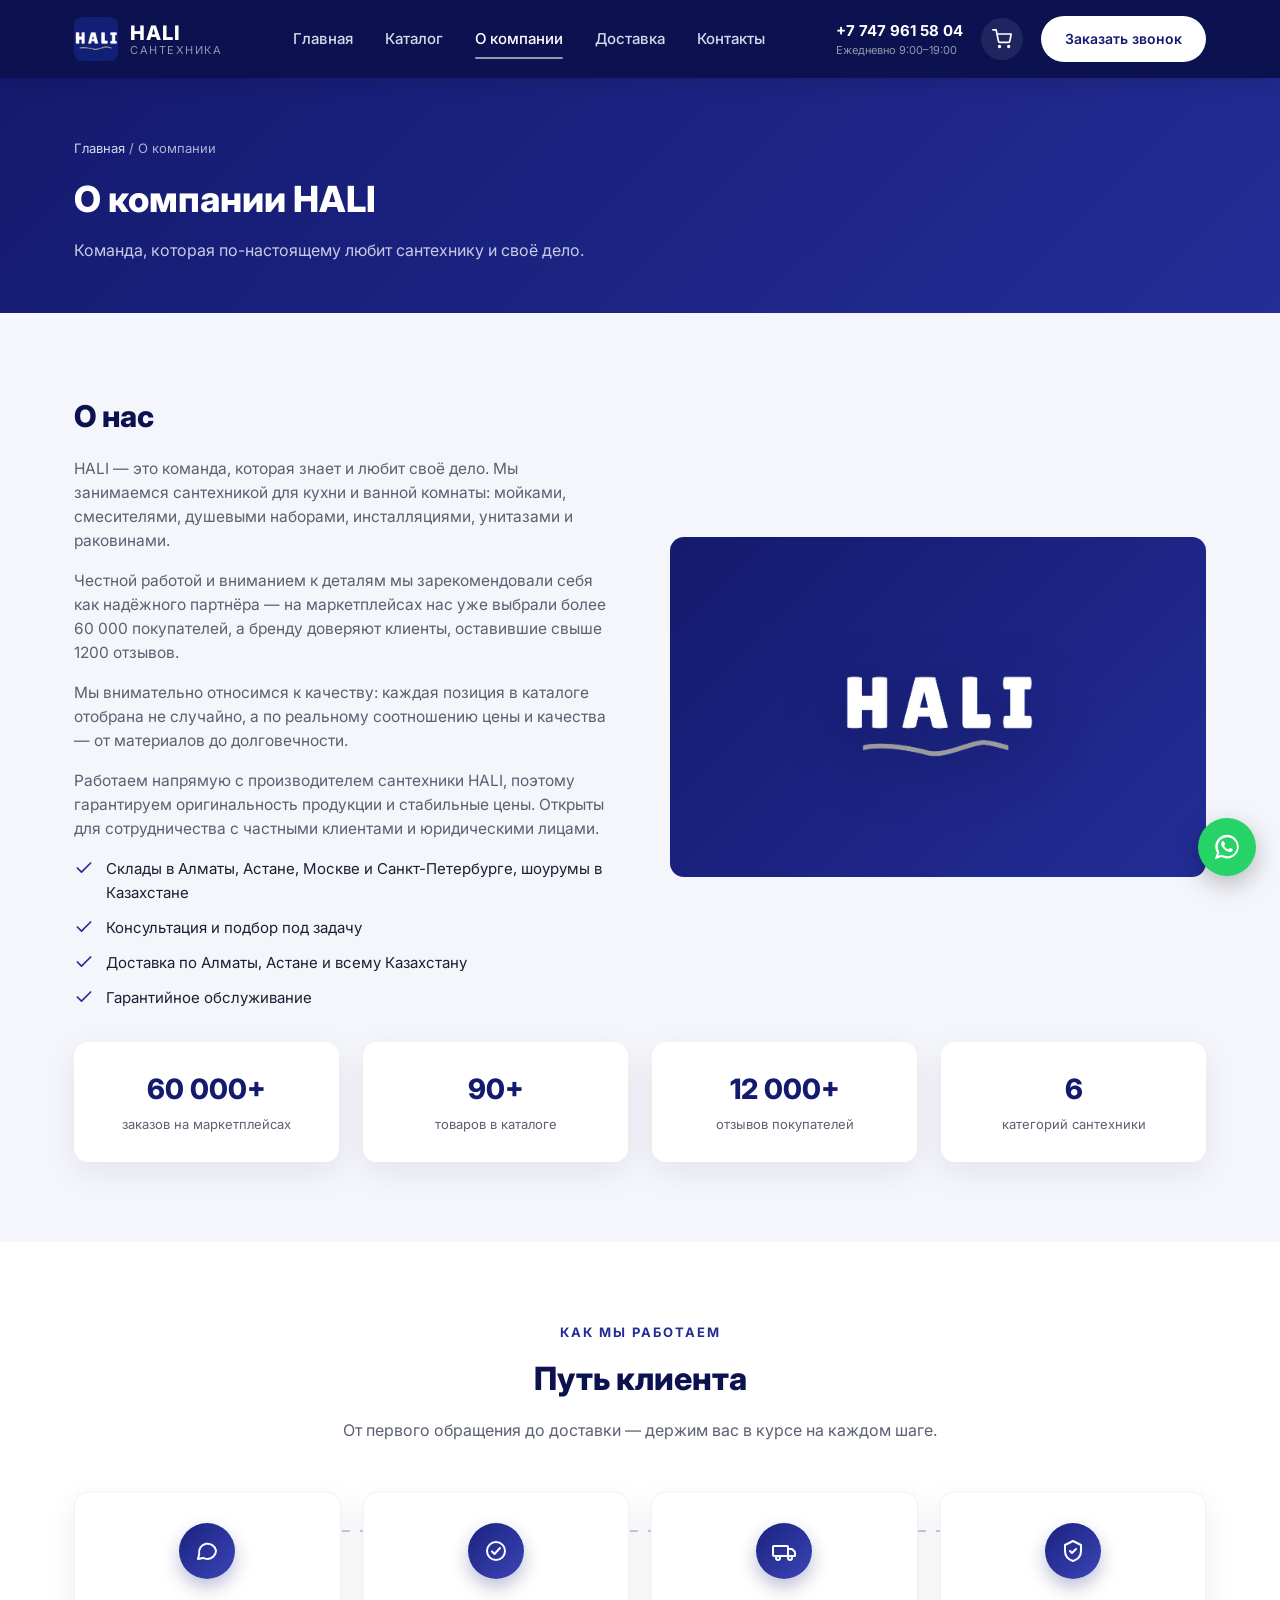
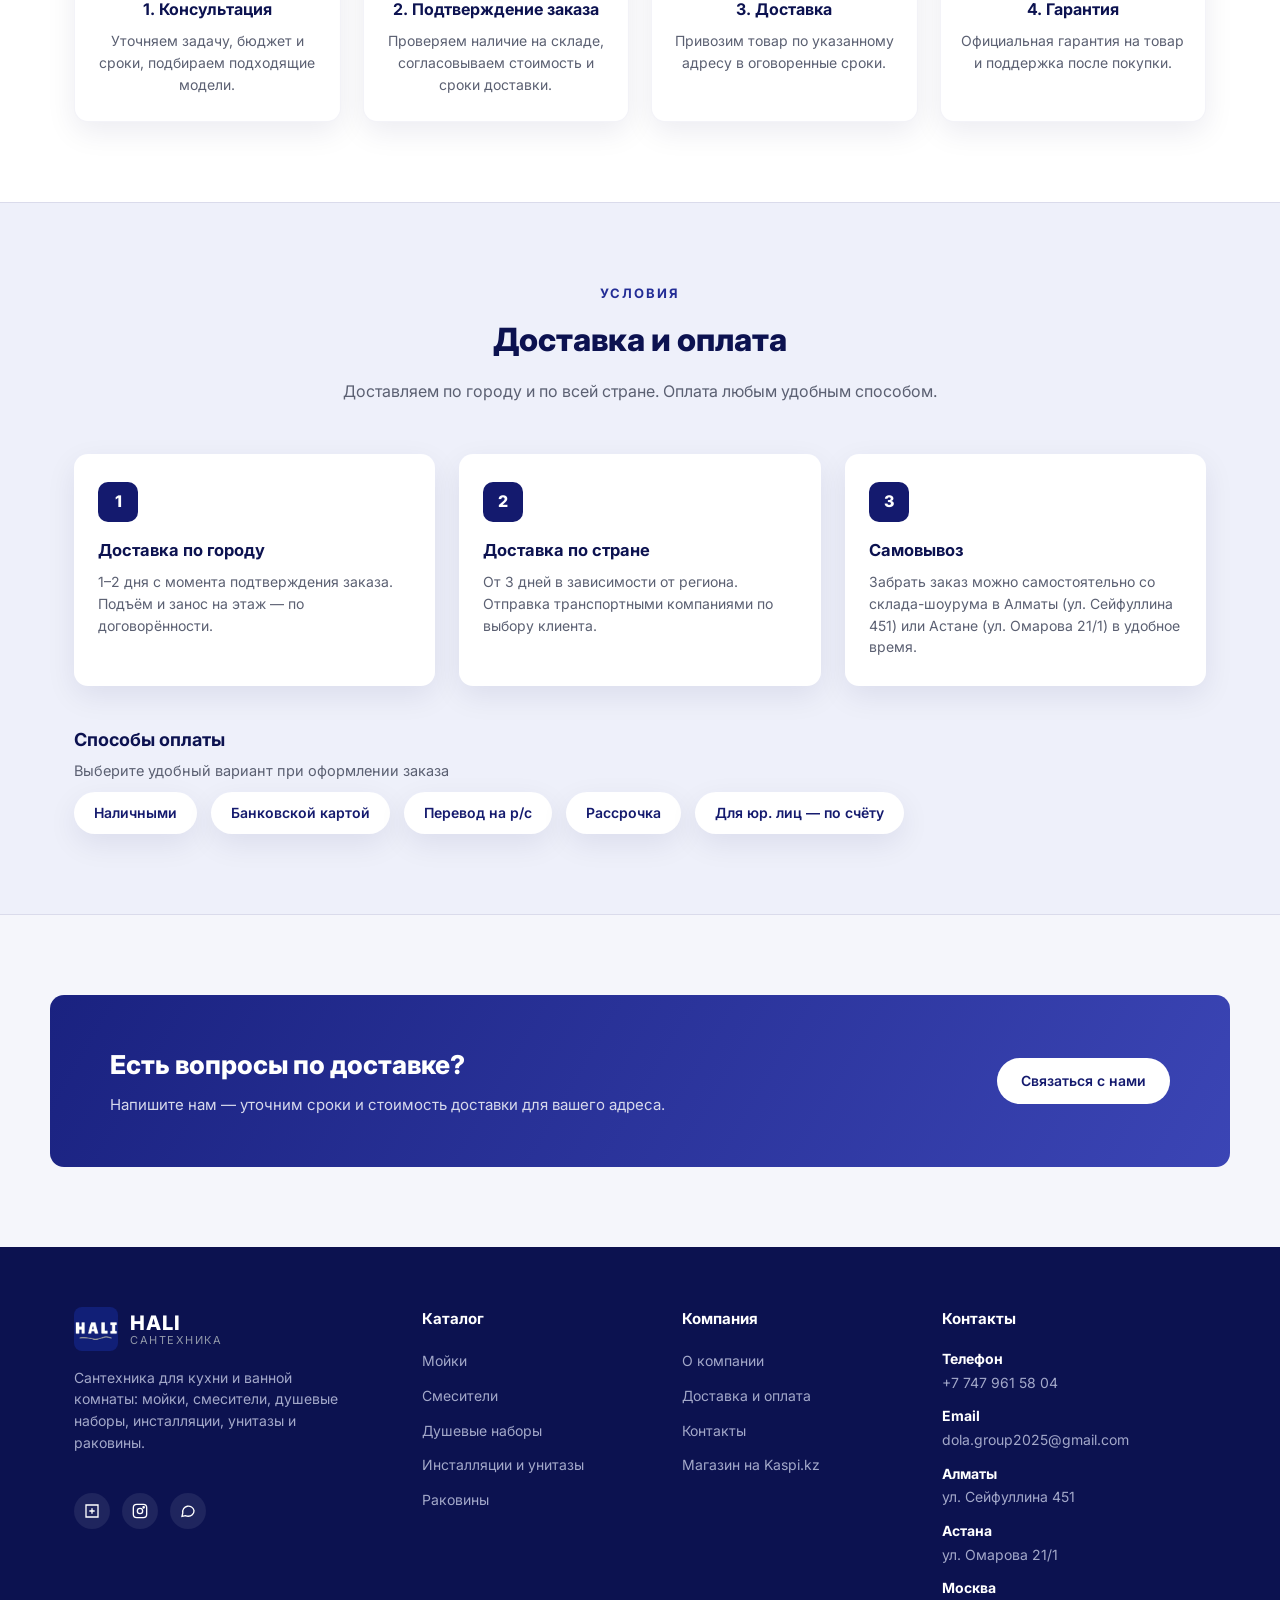
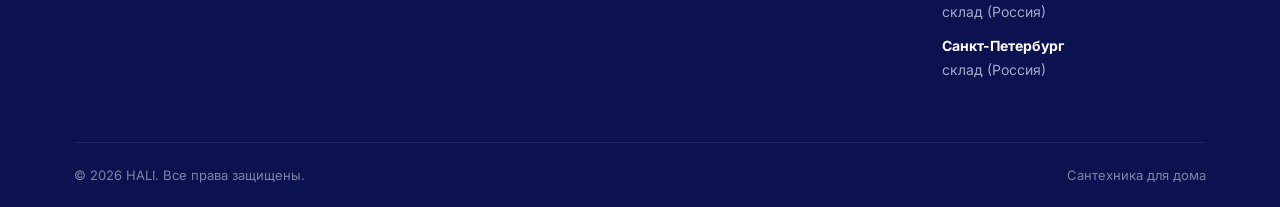
<file: about.html>
<!DOCTYPE html>
<html lang="ru">
<head>
<meta charset="UTF-8">
<meta name="viewport" content="width=device-width, initial-scale=1.0">
<title>О компании и доставка — HALI</title>
<meta name="description" content="О компании HALI: история, преимущества, условия доставки и оплаты сантехники.">
<link rel="icon" href="assets/logo.png">
<link rel="preconnect" href="https://fonts.googleapis.com">
<link href="https://fonts.googleapis.com/css2?family=Inter:wght@400;500;600;700;800&display=swap" rel="stylesheet">
<link rel="stylesheet" href="assets/style.css">
</head>
<body>

<header class="site-header">
  <div class="container">
    <a href="index.html" class="brand">
      <img src="assets/logo.png" alt="HALI">
      <div class="brand-text"><strong>HALI</strong><span>Сантехника</span></div>
    </a>
    <nav class="main-nav">
      <a href="index.html">Главная</a>
      <a href="catalog.html">Каталог</a>
      <a href="about.html" class="active">О компании</a>
      <a href="about.html#delivery">Доставка</a>
      <a href="contacts.html">Контакты</a>
    </nav>
    <div class="header-cta">
      <a href="tel:+77479615804" class="header-phone">+7 747 961 58 04<small>Ежедневно 9:00–19:00</small></a>
      <a href="cart.html" class="cart-icon-btn" aria-label="Корзина">
        <svg viewBox="0 0 24 24" fill="none" stroke-width="2" stroke-linecap="round" stroke-linejoin="round"><circle cx="9" cy="21" r="1"/><circle cx="20" cy="21" r="1"/><path d="M1 1h4l2.68 13.39a2 2 0 0 0 2 1.61h9.72a2 2 0 0 0 2-1.61L23 6H6"/></svg>
        <span class="cart-badge">0</span>
      </a>
      <a href="contacts.html" class="btn btn-primary header-call-btn" aria-label="Заказать звонок">
        <svg class="header-call-icon" viewBox="0 0 24 24" fill="none" stroke="currentColor" stroke-width="2" stroke-linecap="round" stroke-linejoin="round" aria-hidden="true"><path d="M22 16.92v3a2 2 0 0 1-2.18 2 19.79 19.79 0 0 1-8.63-3.07 19.5 19.5 0 0 1-6-6 19.79 19.79 0 0 1-3.07-8.67A2 2 0 0 1 4.11 2h3a2 2 0 0 1 2 1.72 12.84 12.84 0 0 0 .7 2.81 2 2 0 0 1-.45 2.11L8.09 9.91a16 16 0 0 0 6 6l1.27-1.27a2 2 0 0 1 2.11-.45 12.84 12.84 0 0 0 2.81.7A2 2 0 0 1 22 16.92z"/></svg>
        <span class="header-call-text">Заказать звонок</span>
      </a>
    </div>
    <button class="nav-toggle" aria-label="Меню"><span></span><span></span><span></span></button>
  </div>
</header>

<section class="page-hero">
  <div class="container">
    <div class="breadcrumbs"><a href="index.html">Главная</a> / О компании</div>
    <h1>О компании HALI</h1>
    <p>Команда, которая по-настоящему любит сантехнику и своё дело.</p>
  </div>
</section>

<section>
  <div class="container">
    <div class="split">
      <div>
        <h2>О нас</h2>
        <p>HALI — это команда, которая знает и любит своё дело. Мы занимаемся сантехникой для кухни и ванной комнаты: мойками, смесителями, душевыми наборами, инсталляциями, унитазами и раковинами.</p>
        <p>Честной работой и вниманием к деталям мы зарекомендовали себя как надёжного партнёра — на маркетплейсах нас уже выбрали более 60 000 покупателей, а бренду доверяют клиенты, оставившие свыше 1200 отзывов.</p>
        <p>Мы внимательно относимся к качеству: каждая позиция в каталоге отобрана не случайно, а по реальному соотношению цены и качества — от материалов до долговечности.</p>
        <p>Работаем напрямую с производителем сантехники HALI, поэтому гарантируем оригинальность продукции и стабильные цены. Открыты для сотрудничества с частными клиентами и юридическими лицами.</p>
        <ul class="check-list">
          <li><svg viewBox="0 0 24 24" fill="none" stroke-width="2" stroke-linecap="round" stroke-linejoin="round"><path d="M20 6L9 17l-5-5"/></svg> Склады в Алматы, Астане, Москве и Санкт-Петербурге, шоурумы в Казахстане</li>
          <li><svg viewBox="0 0 24 24" fill="none" stroke-width="2" stroke-linecap="round" stroke-linejoin="round"><path d="M20 6L9 17l-5-5"/></svg> Консультация и подбор под задачу</li>
          <li><svg viewBox="0 0 24 24" fill="none" stroke-width="2" stroke-linecap="round" stroke-linejoin="round"><path d="M20 6L9 17l-5-5"/></svg> Доставка по Алматы, Астане и всему Казахстану</li>
          <li><svg viewBox="0 0 24 24" fill="none" stroke-width="2" stroke-linecap="round" stroke-linejoin="round"><path d="M20 6L9 17l-5-5"/></svg> Гарантийное обслуживание</li>
        </ul>
      </div>
      <div class="split-media">
        <img src="assets/logo-transparent.png" alt="HALI">
      </div>
    </div>

    <div class="about-stats">
      <div class="about-stat"><strong>60 000+</strong><span>заказов на маркетплейсах</span></div>
      <div class="about-stat"><strong>90+</strong><span>товаров в каталоге</span></div>
      <div class="about-stat"><strong>12 000+</strong><span>отзывов покупателей</span></div>
      <div class="about-stat"><strong>6</strong><span>категорий сантехники</span></div>
    </div>
  </div>
</section>

<section style="background:var(--bg-card)">
  <div class="container">
    <div class="section-head">
      <span class="section-eyebrow">Как мы работаем</span>
      <h2>Путь клиента</h2>
      <p>От первого обращения до доставки — держим вас в курсе на каждом шаге.</p>
    </div>
    <div class="timeline">
      <div class="timeline-item">
        <div class="timeline-icon"><svg viewBox="0 0 24 24" fill="none" stroke-width="2" stroke-linecap="round" stroke-linejoin="round"><path d="M21 11.5a8.38 8.38 0 0 1-8.8 8.4 8.5 8.5 0 0 1-4-1L3 20l1.2-5A8.4 8.4 0 1 1 21 11.5z"/></svg></div>
        <h4>1. Консультация</h4>
        <p>Уточняем задачу, бюджет и сроки, подбираем подходящие модели.</p>
      </div>
      <div class="timeline-item">
        <div class="timeline-icon"><svg viewBox="0 0 24 24" fill="none" stroke-width="2" stroke-linecap="round" stroke-linejoin="round"><circle cx="12" cy="12" r="9"/><path d="M8 12.5l2.5 2.5L16 9"/></svg></div>
        <h4>2. Подтверждение заказа</h4>
        <p>Проверяем наличие на складе, согласовываем стоимость и сроки доставки.</p>
      </div>
      <div class="timeline-item">
        <div class="timeline-icon"><svg viewBox="0 0 24 24" fill="none" stroke-width="2" stroke-linecap="round" stroke-linejoin="round"><rect x="1" y="7" width="15" height="10" rx="1"/><path d="M16 10h4l3 3v4h-7z"/><circle cx="6" cy="19" r="2"/><circle cx="18" cy="19" r="2"/></svg></div>
        <h4>3. Доставка</h4>
        <p>Привозим товар по указанному адресу в оговоренные сроки.</p>
      </div>
      <div class="timeline-item">
        <div class="timeline-icon"><svg viewBox="0 0 24 24" fill="none" stroke-width="2" stroke-linecap="round" stroke-linejoin="round"><path d="M12 2l8 4v6c0 5-3.5 8.5-8 10-4.5-1.5-8-5-8-10V6z"/><path d="M9 12l2 2 4-4"/></svg></div>
        <h4>4. Гарантия</h4>
        <p>Официальная гарантия на товар и поддержка после покупки.</p>
      </div>
    </div>
  </div>
</section>

<section id="delivery">
  <div class="container">
    <div class="section-head">
      <span class="section-eyebrow">Условия</span>
      <h2>Доставка и оплата</h2>
      <p>Доставляем по городу и по всей стране. Оплата любым удобным способом.</p>
    </div>
    <div class="delivery-grid">
      <div class="delivery-card">
        <div class="num">1</div>
        <h3>Доставка по городу</h3>
        <p>1–2 дня с момента подтверждения заказа. Подъём и занос на этаж — по договорённости.</p>
      </div>
      <div class="delivery-card">
        <div class="num">2</div>
        <h3>Доставка по стране</h3>
        <p>От 3 дней в зависимости от региона. Отправка транспортными компаниями по выбору клиента.</p>
      </div>
      <div class="delivery-card">
        <div class="num">3</div>
        <h3>Самовывоз</h3>
        <p>Забрать заказ можно самостоятельно со склада-шоурума в Алматы (ул. Сейфуллина 451) или Астане (ул. Омарова 21/1) в удобное время.</p>
      </div>
    </div>

    <div class="mt-40">
      <h3 style="font-size:18px;font-weight:700;color:var(--navy-900);margin-bottom:6px">Способы оплаты</h3>
      <p style="color:var(--text-muted);font-size:14.5px">Выберите удобный вариант при оформлении заказа</p>
      <div class="payment-row">
        <span class="payment-chip">Наличными</span>
        <span class="payment-chip">Банковской картой</span>
        <span class="payment-chip">Перевод на р/с</span>
        <span class="payment-chip">Рассрочка</span>
        <span class="payment-chip">Для юр. лиц — по счёту</span>
      </div>
    </div>
  </div>
</section>

<section class="cta-wrap">
  <div class="cta-band">
    <div>
      <h2>Есть вопросы по доставке?</h2>
      <p>Напишите нам — уточним сроки и стоимость доставки для вашего адреса.</p>
    </div>
    <a href="contacts.html" class="btn btn-primary">Связаться с нами</a>
  </div>
</section>

<footer class="site-footer">
  <div class="container">
    <div class="footer-grid">
      <div class="footer-brand">
        <a href="index.html" class="brand">
          <img src="assets/logo.png" alt="HALI">
          <div class="brand-text"><strong>HALI</strong><span>Сантехника</span></div>
        </a>
        <p>Сантехника для кухни и ванной комнаты: мойки, смесители, душевые наборы, инсталляции, унитазы и раковины.</p>
        <div class="social-row mt-40">
          <a href="https://kaspi.kz/shop/m/30383765/products" target="_blank" rel="noopener" aria-label="Kaspi.kz"><svg viewBox="0 0 24 24" fill="none" stroke-width="2"><path d="M3 3h18v18H3z"/><path d="M8 12h8M12 8v8"/></svg></a>
          <a href="https://www.instagram.com/hali_group" target="_blank" rel="noopener" aria-label="Instagram"><svg viewBox="0 0 24 24" fill="none" stroke-width="2"><rect x="2" y="2" width="20" height="20" rx="5"/><circle cx="12" cy="12" r="4"/><circle cx="17.5" cy="6.5" r="1"/></svg></a>
          <a href="https://wa.me/77479615804" target="_blank" rel="noopener" aria-label="WhatsApp"><svg viewBox="0 0 24 24" fill="none" stroke-width="2"><path d="M21 11.5a8.38 8.38 0 0 1-8.8 8.4 8.5 8.5 0 0 1-4-1L3 20l1.2-5A8.4 8.4 0 1 1 21 11.5z"/></svg></a>
        </div>
      </div>
      <div class="footer-col">
        <h4>Каталог</h4>
        <ul>
          <li><a href="catalog.html#moyki">Мойки</a></li>
          <li><a href="catalog.html#smesiteli">Смесители</a></li>
          <li><a href="catalog.html#dushevye">Душевые наборы</a></li>
          <li><a href="catalog.html#installyacii">Инсталляции и унитазы</a></li>
          <li><a href="catalog.html#rakoviny">Раковины</a></li>
        </ul>
      </div>
      <div class="footer-col">
        <h4>Компания</h4>
        <ul>
          <li><a href="about.html">О компании</a></li>
          <li><a href="about.html#delivery">Доставка и оплата</a></li>
          <li><a href="contacts.html">Контакты</a></li>
          <li><a href="https://kaspi.kz/shop/m/30383765/products" target="_blank" rel="noopener">Магазин на Kaspi.kz</a></li>
        </ul>
      </div>
      <div class="footer-col footer-contacts">
        <h4>Контакты</h4>
        <ul>
          <li><strong>Телефон</strong>+7 747 961 58 04</li>
          <li><strong>Email</strong>dola.group2025@gmail.com</li>
          <li><strong>Алматы</strong>ул. Сейфуллина 451</li>
          <li><strong>Астана</strong>ул. Омарова 21/1</li>
          <li><strong>Москва</strong>склад (Россия)</li>
          <li><strong>Санкт-Петербург</strong>склад (Россия)</li>
        </ul>
      </div>
    </div>
    <div class="footer-bottom">
      <span>© 2026 HALI. Все права защищены.</span>
      <span>Сантехника для дома</span>
    </div>
  </div>
</footer>

<a href="https://wa.me/77479615804" target="_blank" rel="noopener" class="whatsapp-float" aria-label="Написать в WhatsApp">
  <svg viewBox="0 0 32 32"><path d="M16.001 3C9.096 3 3.5 8.596 3.5 15.5c0 2.42.687 4.68 1.877 6.598L3 29l7.086-2.34a12.44 12.44 0 0 0 5.915 1.507c6.905 0 12.5-5.596 12.5-12.5S22.906 3 16.001 3zm0 22.688a10.14 10.14 0 0 1-5.166-1.412l-.37-.22-3.79 1.251 1.27-3.7-.24-.38a10.15 10.15 0 0 1-1.567-5.427c0-5.625 4.578-10.203 10.203-10.203s10.203 4.578 10.203 10.203-4.578 10.203-10.203 10.203zm5.595-7.64c-.307-.153-1.812-.894-2.093-.996-.281-.102-.486-.153-.69.153-.205.307-.792.996-.972 1.2-.179.205-.358.23-.665.077-.307-.153-1.295-.477-2.468-1.523-.912-.813-1.528-1.817-1.707-2.124-.179-.307-.02-.473.134-.626.137-.137.307-.358.46-.537.153-.179.204-.307.307-.512.102-.205.05-.384-.026-.537-.077-.153-.69-1.663-.945-2.278-.249-.598-.502-.517-.69-.527-.179-.008-.384-.01-.588-.01-.205 0-.537.077-.818.384-.281.307-1.073 1.049-1.073 2.559 0 1.51 1.098 2.968 1.251 3.173.153.205 2.16 3.298 5.233 4.626.731.315 1.301.503 1.746.644.733.233 1.4.2 1.928.121.588-.088 1.812-.741 2.068-1.456.256-.716.256-1.328.179-1.456-.077-.128-.281-.205-.588-.358z"/></svg>
</a>

<script src="assets/cart.js"></script>
<script src="assets/script.js"></script>
</body>
</html>
</file>
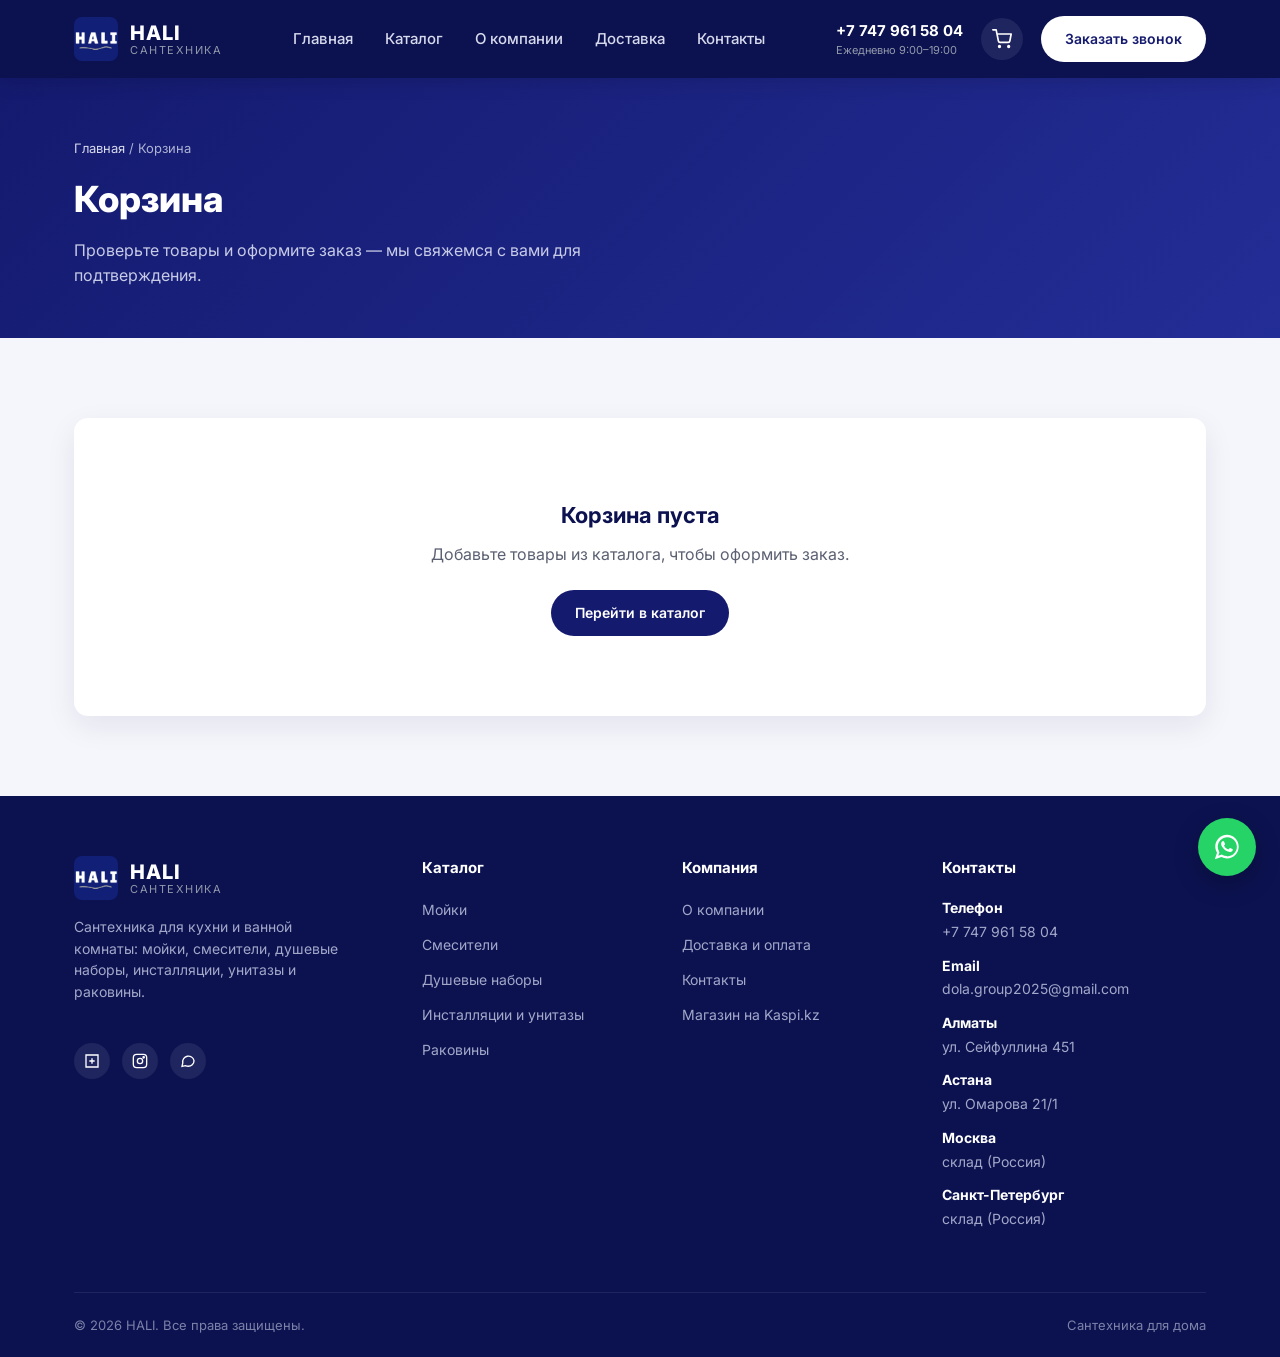
<file: cart.html>
<!DOCTYPE html>
<html lang="ru">
<head>
<meta charset="UTF-8">
<meta name="viewport" content="width=device-width, initial-scale=1.0">
<title>Корзина — HALI</title>
<meta name="description" content="Корзина покупок HALI: оформите заказ через WhatsApp или почту.">
<link rel="icon" href="assets/logo.png">
<link rel="preconnect" href="https://fonts.googleapis.com">
<link href="https://fonts.googleapis.com/css2?family=Inter:wght@400;500;600;700;800&display=swap" rel="stylesheet">
<link rel="stylesheet" href="assets/style.css">
</head>
<body>

<header class="site-header">
  <div class="container">
    <a href="index.html" class="brand">
      <img src="assets/logo.png" alt="HALI">
      <div class="brand-text"><strong>HALI</strong><span>Сантехника</span></div>
    </a>
    <nav class="main-nav">
      <a href="index.html">Главная</a>
      <a href="catalog.html">Каталог</a>
      <a href="about.html">О компании</a>
      <a href="about.html#delivery">Доставка</a>
      <a href="contacts.html">Контакты</a>
    </nav>
    <div class="header-cta">
      <a href="tel:+77479615804" class="header-phone">+7 747 961 58 04<small>Ежедневно 9:00–19:00</small></a>
      <a href="cart.html" class="cart-icon-btn" aria-label="Корзина">
        <svg viewBox="0 0 24 24" fill="none" stroke-width="2" stroke-linecap="round" stroke-linejoin="round"><circle cx="9" cy="21" r="1"/><circle cx="20" cy="21" r="1"/><path d="M1 1h4l2.68 13.39a2 2 0 0 0 2 1.61h9.72a2 2 0 0 0 2-1.61L23 6H6"/></svg>
        <span class="cart-badge">0</span>
      </a>
      <a href="contacts.html" class="btn btn-primary header-call-btn" aria-label="Заказать звонок">
        <svg class="header-call-icon" viewBox="0 0 24 24" fill="none" stroke="currentColor" stroke-width="2" stroke-linecap="round" stroke-linejoin="round" aria-hidden="true"><path d="M22 16.92v3a2 2 0 0 1-2.18 2 19.79 19.79 0 0 1-8.63-3.07 19.5 19.5 0 0 1-6-6 19.79 19.79 0 0 1-3.07-8.67A2 2 0 0 1 4.11 2h3a2 2 0 0 1 2 1.72 12.84 12.84 0 0 0 .7 2.81 2 2 0 0 1-.45 2.11L8.09 9.91a16 16 0 0 0 6 6l1.27-1.27a2 2 0 0 1 2.11-.45 12.84 12.84 0 0 0 2.81.7A2 2 0 0 1 22 16.92z"/></svg>
        <span class="header-call-text">Заказать звонок</span>
      </a>
    </div>
    <button class="nav-toggle" aria-label="Меню"><span></span><span></span><span></span></button>
  </div>
</header>

<section class="page-hero">
  <div class="container">
    <div class="breadcrumbs"><a href="index.html">Главная</a> / Корзина</div>
    <h1>Корзина</h1>
    <p>Проверьте товары и оформите заказ — мы свяжемся с вами для подтверждения.</p>
  </div>
</section>

<section>
  <div class="container">

    <div id="cart-empty" class="cart-empty" style="display:none">
      <h2>Корзина пуста</h2>
      <p>Добавьте товары из каталога, чтобы оформить заказ.</p>
      <a href="catalog.html" class="btn btn-primary" style="background:var(--navy-800);color:#fff">Перейти в каталог</a>
    </div>

    <div id="cart-layout" class="cart-layout" style="display:none">
      <div>
        <div id="cart-items"></div>
      </div>

      <div class="cart-summary">
        <div id="cart-stock-warning" class="cart-stock-warning" style="display:none">Один или несколько товаров сейчас нет в наличии — менеджер уточнит сроки при подтверждении заказа.</div>
        <h2>Итого</h2>
        <div class="cart-summary-row"><span>Товаров</span><span id="cart-count-label">0</span></div>
        <div class="cart-summary-total"><span>Сумма</span><span id="cart-total">0 ₸</span></div>

        <div class="checkout-form">
          <div class="form-group">
            <label for="checkout-name">Имя</label>
            <input type="text" id="checkout-name" placeholder="Ваше имя">
          </div>
          <div class="form-group">
            <label for="checkout-phone">Телефон</label>
            <input type="tel" id="checkout-phone" placeholder="+7 (___) ___-__-__">
          </div>
        </div>

        <div class="checkout-actions">
          <button class="btn btn-whatsapp" id="checkout-whatsapp">Оформить через WhatsApp</button>
          <button class="btn btn-mail" id="checkout-email">Оформить на почту</button>
        </div>
        <p class="checkout-note">Оплата — переводом, наличными в шоуруме или в рассрочку через Kaspi.kz. Прямая оплата на сайте появится позже.</p>
      </div>
    </div>

  </div>
</section>

<footer class="site-footer">
  <div class="container">
    <div class="footer-grid">
      <div class="footer-brand">
        <a href="index.html" class="brand">
          <img src="assets/logo.png" alt="HALI">
          <div class="brand-text"><strong>HALI</strong><span>Сантехника</span></div>
        </a>
        <p>Сантехника для кухни и ванной комнаты: мойки, смесители, душевые наборы, инсталляции, унитазы и раковины.</p>
        <div class="social-row mt-40">
          <a href="https://kaspi.kz/shop/m/30383765/products" target="_blank" rel="noopener" aria-label="Kaspi.kz"><svg viewBox="0 0 24 24" fill="none" stroke-width="2"><path d="M3 3h18v18H3z"/><path d="M8 12h8M12 8v8"/></svg></a>
          <a href="https://www.instagram.com/hali_group" target="_blank" rel="noopener" aria-label="Instagram"><svg viewBox="0 0 24 24" fill="none" stroke-width="2"><rect x="2" y="2" width="20" height="20" rx="5"/><circle cx="12" cy="12" r="4"/><circle cx="17.5" cy="6.5" r="1"/></svg></a>
          <a href="https://wa.me/77479615804" target="_blank" rel="noopener" aria-label="WhatsApp"><svg viewBox="0 0 24 24" fill="none" stroke-width="2"><path d="M21 11.5a8.38 8.38 0 0 1-8.8 8.4 8.5 8.5 0 0 1-4-1L3 20l1.2-5A8.4 8.4 0 1 1 21 11.5z"/></svg></a>
        </div>
      </div>
      <div class="footer-col">
        <h4>Каталог</h4>
        <ul>
          <li><a href="catalog.html#moyki">Мойки</a></li>
          <li><a href="catalog.html#smesiteli">Смесители</a></li>
          <li><a href="catalog.html#dushevye">Душевые наборы</a></li>
          <li><a href="catalog.html#installyacii">Инсталляции и унитазы</a></li>
          <li><a href="catalog.html#rakoviny">Раковины</a></li>
        </ul>
      </div>
      <div class="footer-col">
        <h4>Компания</h4>
        <ul>
          <li><a href="about.html">О компании</a></li>
          <li><a href="about.html#delivery">Доставка и оплата</a></li>
          <li><a href="contacts.html">Контакты</a></li>
          <li><a href="https://kaspi.kz/shop/m/30383765/products" target="_blank" rel="noopener">Магазин на Kaspi.kz</a></li>
        </ul>
      </div>
      <div class="footer-col footer-contacts">
        <h4>Контакты</h4>
        <ul>
          <li><strong>Телефон</strong>+7 747 961 58 04</li>
          <li><strong>Email</strong>dola.group2025@gmail.com</li>
          <li><strong>Алматы</strong>ул. Сейфуллина 451</li>
          <li><strong>Астана</strong>ул. Омарова 21/1</li>
          <li><strong>Москва</strong>склад (Россия)</li>
          <li><strong>Санкт-Петербург</strong>склад (Россия)</li>
        </ul>
      </div>
    </div>
    <div class="footer-bottom">
      <span>© 2026 HALI. Все права защищены.</span>
      <span>Сантехника для дома</span>
    </div>
  </div>
</footer>

<a href="https://wa.me/77479615804" target="_blank" rel="noopener" class="whatsapp-float" aria-label="Написать в WhatsApp">
  <svg viewBox="0 0 32 32"><path d="M16.001 3C9.096 3 3.5 8.596 3.5 15.5c0 2.42.687 4.68 1.877 6.598L3 29l7.086-2.34a12.44 12.44 0 0 0 5.915 1.507c6.905 0 12.5-5.596 12.5-12.5S22.906 3 16.001 3zm0 22.688a10.14 10.14 0 0 1-5.166-1.412l-.37-.22-3.79 1.251 1.27-3.7-.24-.38a10.15 10.15 0 0 1-1.567-5.427c0-5.625 4.578-10.203 10.203-10.203s10.203 4.578 10.203 10.203-4.578 10.203-10.203 10.203zm5.595-7.64c-.307-.153-1.812-.894-2.093-.996-.281-.102-.486-.153-.69.153-.205.307-.792.996-.972 1.2-.179.205-.358.23-.665.077-.307-.153-1.295-.477-2.468-1.523-.912-.813-1.528-1.817-1.707-2.124-.179-.307-.02-.473.134-.626.137-.137.307-.358.46-.537.153-.179.204-.307.307-.512.102-.205.05-.384-.026-.537-.077-.153-.69-1.663-.945-2.278-.249-.598-.502-.517-.69-.527-.179-.008-.384-.01-.588-.01-.205 0-.537.077-.818.384-.281.307-1.073 1.049-1.073 2.559 0 1.51 1.098 2.968 1.251 3.173.153.205 2.16 3.298 5.233 4.626.731.315 1.301.503 1.746.644.733.233 1.4.2 1.928.121.588-.088 1.812-.741 2.068-1.456.256-.716.256-1.328.179-1.456-.077-.128-.281-.205-.588-.358z"/></svg>
</a>

<script src="assets/cart.js"></script>
<script src="assets/products-data.js"></script>
<script src="assets/stock.js"></script>
<script src="assets/stock-ui.js"></script>
<script src="assets/cart-page.js"></script>
<script src="assets/script.js"></script>
</body>
</html>
</file>
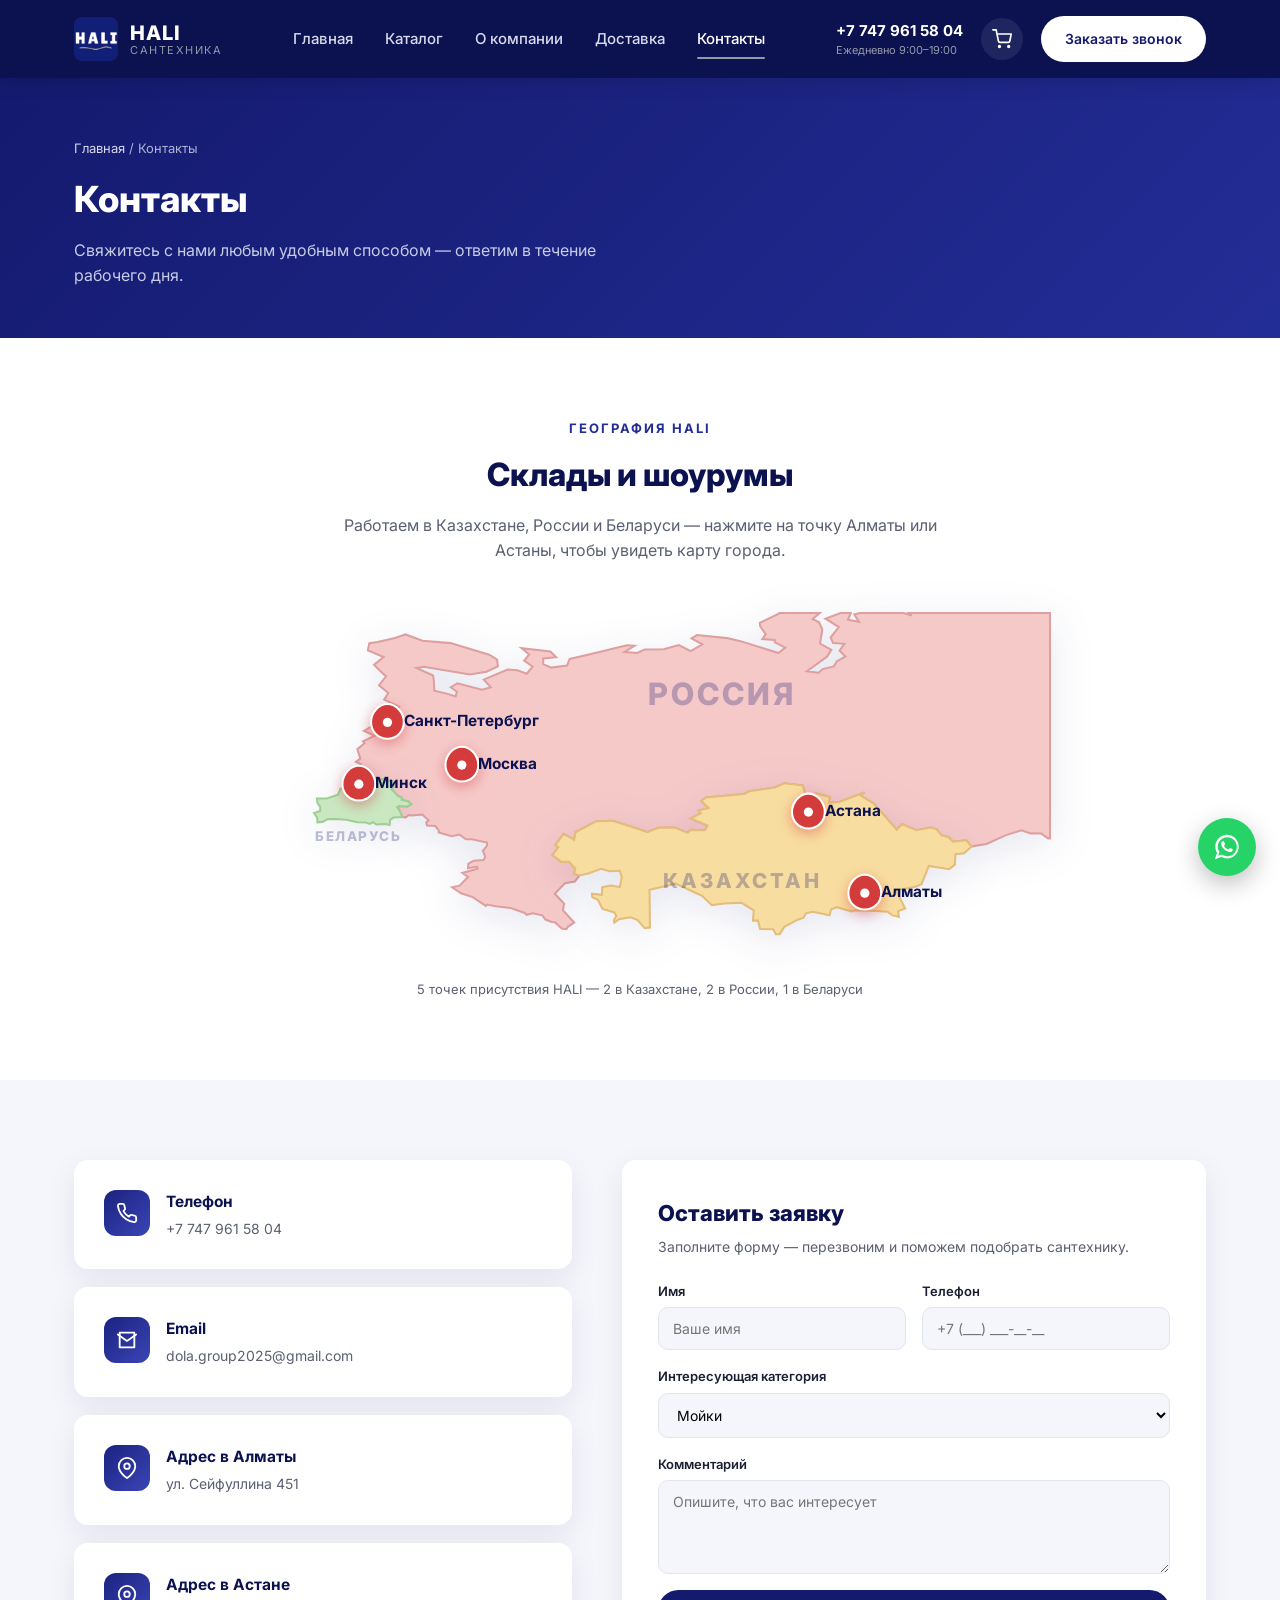
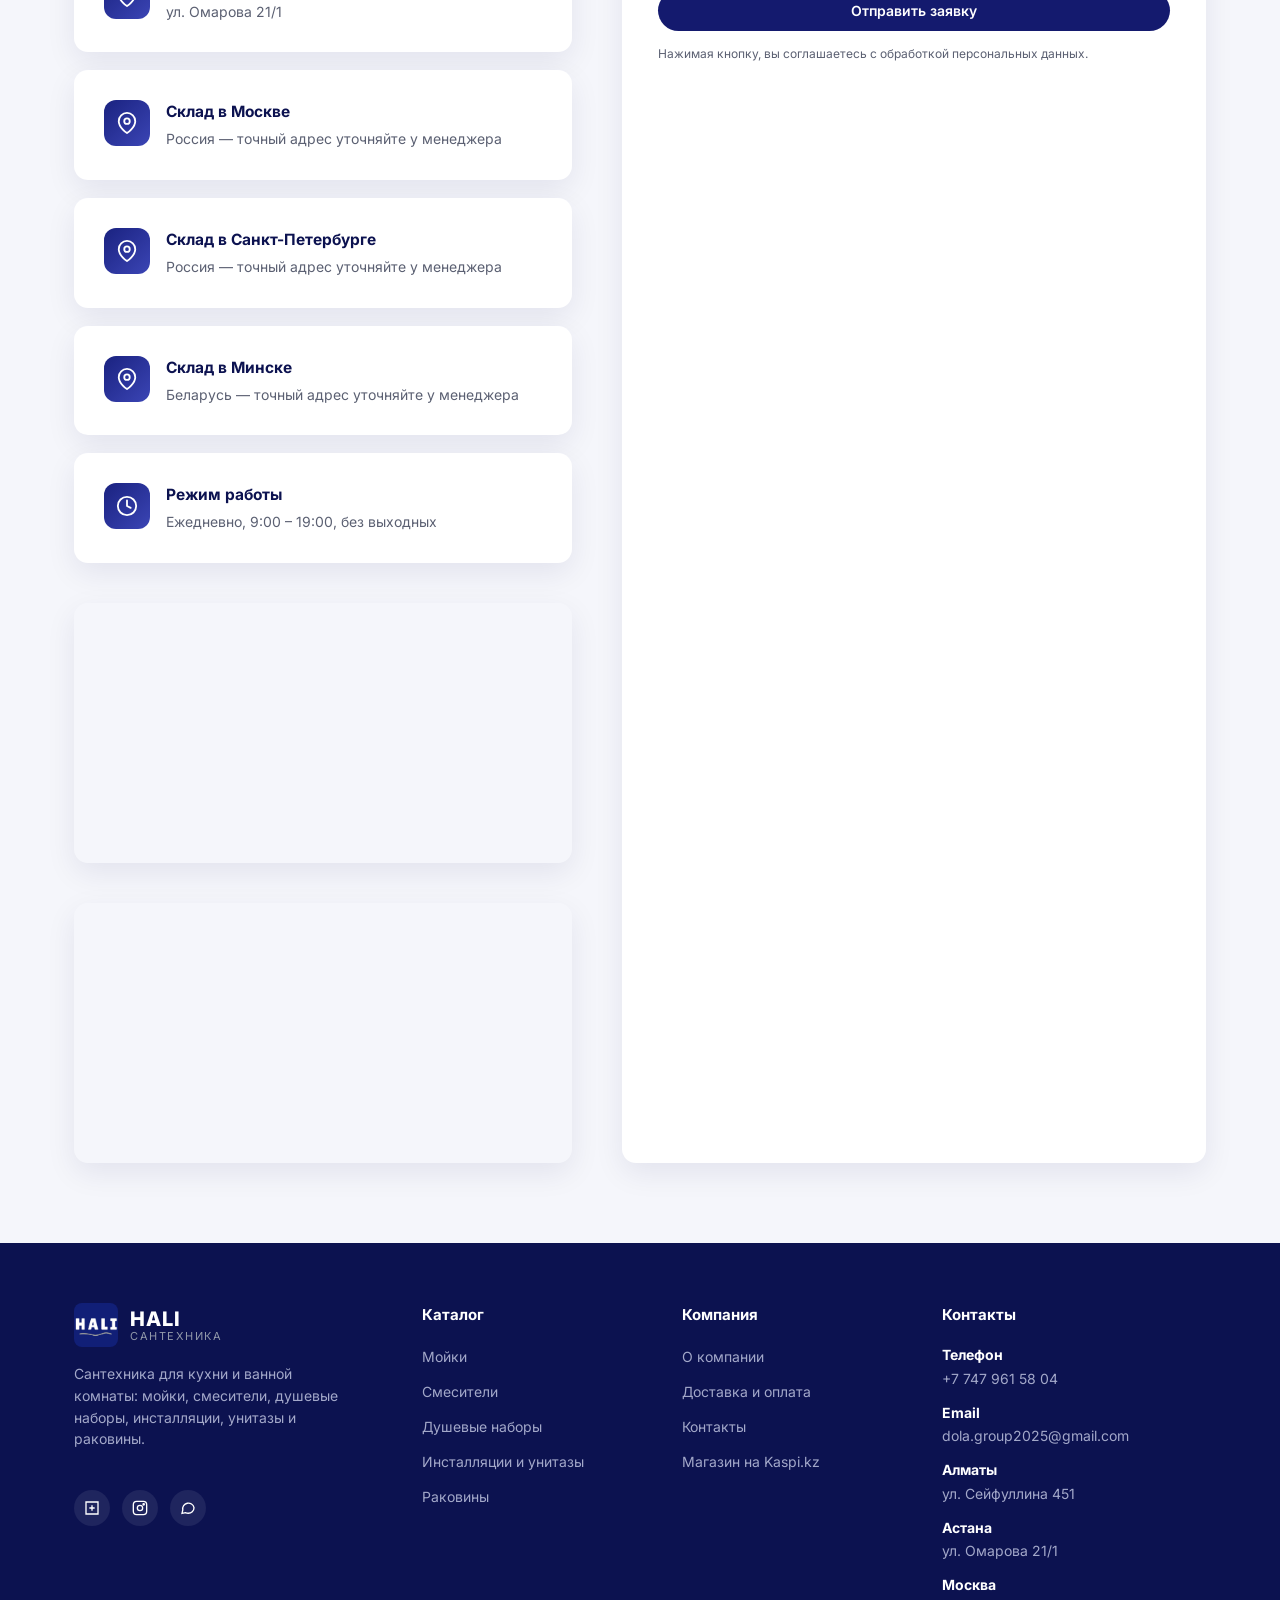
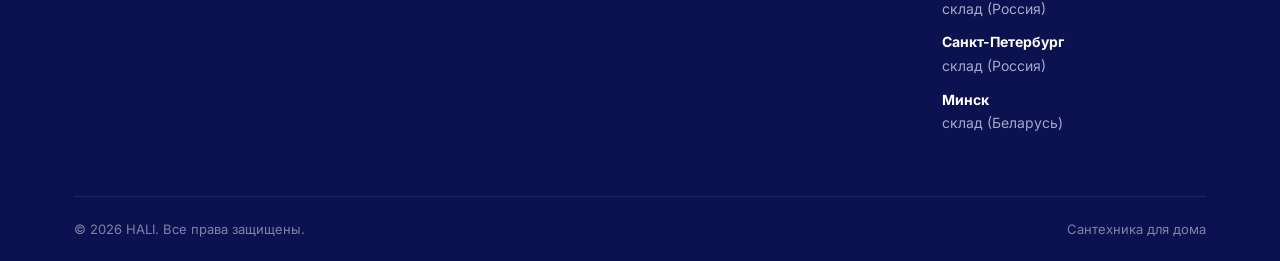
<file: contacts.html>
<!DOCTYPE html>
<html lang="ru">
<head>
<meta charset="UTF-8">
<meta name="viewport" content="width=device-width, initial-scale=1.0">
<title>Контакты — HALI</title>
<meta name="description" content="Контакты магазина сантехники HALI: телефон, адрес, форма для заявки.">
<link rel="icon" href="assets/logo.png">
<link rel="preconnect" href="https://fonts.googleapis.com">
<link href="https://fonts.googleapis.com/css2?family=Inter:wght@400;500;600;700;800&display=swap" rel="stylesheet">
<link rel="stylesheet" href="assets/style.css">
</head>
<body>

<header class="site-header">
  <div class="container">
    <a href="index.html" class="brand">
      <img src="assets/logo.png" alt="HALI">
      <div class="brand-text"><strong>HALI</strong><span>Сантехника</span></div>
    </a>
    <nav class="main-nav">
      <a href="index.html">Главная</a>
      <a href="catalog.html">Каталог</a>
      <a href="about.html">О компании</a>
      <a href="about.html#delivery">Доставка</a>
      <a href="contacts.html" class="active">Контакты</a>
    </nav>
    <div class="header-cta">
      <a href="tel:+77479615804" class="header-phone">+7 747 961 58 04<small>Ежедневно 9:00–19:00</small></a>
      <a href="cart.html" class="cart-icon-btn" aria-label="Корзина">
        <svg viewBox="0 0 24 24" fill="none" stroke-width="2" stroke-linecap="round" stroke-linejoin="round"><circle cx="9" cy="21" r="1"/><circle cx="20" cy="21" r="1"/><path d="M1 1h4l2.68 13.39a2 2 0 0 0 2 1.61h9.72a2 2 0 0 0 2-1.61L23 6H6"/></svg>
        <span class="cart-badge">0</span>
      </a>
      <a href="contacts.html" class="btn btn-primary header-call-btn" aria-label="Заказать звонок">
        <svg class="header-call-icon" viewBox="0 0 24 24" fill="none" stroke="currentColor" stroke-width="2" stroke-linecap="round" stroke-linejoin="round" aria-hidden="true"><path d="M22 16.92v3a2 2 0 0 1-2.18 2 19.79 19.79 0 0 1-8.63-3.07 19.5 19.5 0 0 1-6-6 19.79 19.79 0 0 1-3.07-8.67A2 2 0 0 1 4.11 2h3a2 2 0 0 1 2 1.72 12.84 12.84 0 0 0 .7 2.81 2 2 0 0 1-.45 2.11L8.09 9.91a16 16 0 0 0 6 6l1.27-1.27a2 2 0 0 1 2.11-.45 12.84 12.84 0 0 0 2.81.7A2 2 0 0 1 22 16.92z"/></svg>
        <span class="header-call-text">Заказать звонок</span>
      </a>
    </div>
    <button class="nav-toggle" aria-label="Меню"><span></span><span></span><span></span></button>
  </div>
</header>

<section class="page-hero">
  <div class="container">
    <div class="breadcrumbs"><a href="index.html">Главная</a> / Контакты</div>
    <h1>Контакты</h1>
    <p>Свяжитесь с нами любым удобным способом — ответим в течение рабочего дня.</p>
  </div>
</section>

<section class="locations-map-section">
  <div class="container">
    <div class="section-head">
      <span class="section-eyebrow">География HALI</span>
      <h2>Склады и шоурумы</h2>
      <p>Работаем в Казахстане, России и Беларуси — нажмите на точку Алматы или Астаны, чтобы увидеть карту города.</p>
    </div>

    <figure class="locations-map">
      <svg viewBox="0 0 800 340" role="img" aria-label="Карта складов и шоурумов HALI: Алматы, Астана, Москва, Санкт-Петербург, Минск">
        <path class="country-shape country-russia" d="M 341,256 L 336.5,261.9 L 326.8,263.6 L 316.8,273.9 L 325.9,283.4 L 324.9,290.1 L 335.8,301.9 L 335.8,301.9 L 329.9,305.9 L 328.2,308.5 L 323.7,307.8 L 316.9,301.7 L 314,301.4 L 307.8,299.1 L 304.7,295 L 295.4,292.9 L 289.3,294.5 L 287.6,292.6 L 273.9,287.8 L 259.2,286.2 L 250.8,284.5 L 249.6,285.7 L 236.8,277.2 L 225.4,273.4 L 216.8,267.6 L 224,266 L 232.3,257.6 L 226.7,253.6 L 241.5,249.6 L 241.2,247.4 L 232.2,249 L 232.6,244.5 L 237.7,241.7 L 247.4,241 L 249,237.7 L 246.7,232.2 L 250.8,226.9 L 250.7,224 L 235.9,220.7 L 230.1,220.8 L 223.9,216.2 L 216.3,217.7 L 203.6,214.2 L 203.8,212.3 L 200.2,207.9 L 192.2,207.4 L 191.4,204.3 L 193.9,202.3 L 187.5,196.6 L 177.2,197.6 L 174.1,197.1 L 171.6,199.4 L 167.9,199 L 167.9,199 L 165.4,192.6 L 163.1,189.3 L 165,188.3 L 173,188.7 L 176.9,186.5 L 174.1,183.8 L 167.3,182.1 L 167.9,180.3 L 163.8,178.4 L 157.6,171.9 L 159.7,169.2 L 158.7,164.5 L 149,162.1 L 143.7,163.3 L 142.3,160.8 L 131.8,158.3 L 128.6,152.4 L 127.7,147.6 L 122.9,145.3 L 127.2,142.1 L 124.2,132.8 L 131.3,127 L 129.8,125.2 L 129.8,125.2 L 141.2,119.7 L 130.7,115 L 130.7,115 L 152.1,102.2 L 161.4,96.4 L 165.2,91.3 L 150.4,84.5 L 154.4,78 L 145.4,70.5 L 152.2,61.9 L 140.5,50.6 L 149.8,43 L 134.5,36.4 L 135.9,29.4 L 144,28.4 L 161,24.4 L 161,24.4 L 171.3,20.9 L 187.8,27 L 215.1,29.4 L 252.9,40.7 L 260.6,45.4 L 261.3,52.1 L 250.2,57.3 L 233.8,60 L 189.2,52.4 L 181.8,53.7 L 198.1,61 L 198.8,65.6 L 199.4,75.9 L 212.3,78.9 L 220.1,81.5 L 221.4,76.7 L 215.4,72.4 L 221.8,68.6 L 245.9,74.8 L 254.4,72.4 L 247.6,65 L 270.9,55.2 L 280.2,55.8 L 289.5,59.3 L 295.3,52.4 L 287,46.5 L 291.9,40.5 L 284.5,34.3 L 312.5,37.5 L 318.2,43.1 L 305.6,44.3 L 305.6,49.9 L 313.5,53.3 L 328.9,51.2 L 331.4,44.8 L 352.3,40 L 387.2,31.4 L 394.7,31.9 L 384.9,38 L 397.3,39 L 404.4,35.6 L 423.2,35.3 L 438,31.2 L 449.4,37.2 L 460.8,30.6 L 450.3,24.8 L 455.5,21.5 L 485,24.5 L 498.9,27.7 L 535.1,39.1 L 541.8,33.8 L 531.6,28.6 L 531.4,26.4 L 519.3,25.5 L 522.6,20.7 L 517.2,12.9 L 516.9,9.7 L 535.4,0.7 L 535.9,0 L 575.4,0 L 568.5,5.9 L 574.7,9.1 L 577.9,16.1 L 575.6,29.8 L 586.7,35.9 L 582.4,42.6 L 562.8,56.8 L 574.2,58.3 L 578.2,54.7 L 589.2,52.1 L 591.9,47.2 L 600.5,42.4 L 594.7,36.7 L 599.4,30.1 L 588.4,29.3 L 586,23.7 L 594,13.7 L 581,5.5 L 595.7,0 L 605.6,0 L 602.9,6.6 L 613.6,8.5 L 609,1.3 L 614.4,0 L 656.9,0 L 665,2.5 L 662.3,0 L 800,0 L 800,219.9 L 798.2,219.9 L 791.5,215.2 L 781,215 L 772.3,212 L 757.1,216.7 L 738.1,225.3 L 727.5,227 L 723.6,227.9 L 718.3,221.7 L 705.4,223.1 L 701.2,218.8 L 694.2,216.9 L 689.4,211.1 L 683.8,209.3 L 669.5,211.9 L 655.7,206.1 L 650.4,211.4 L 628,186 L 615.3,178.2 L 618.9,175.1 L 593.8,184.5 L 584.3,185.1 L 585.1,179.6 L 572.2,176.2 L 561.8,178.7 L 558.7,168.3 L 540.7,166.1 L 531.7,170.3 L 506.7,174 L 501.8,176.5 L 464.4,179.9 L 459.8,183.4 L 467,190.2 L 457.4,192.8 L 459.3,195.5 L 449.7,200.4 L 465.9,207.3 L 463.4,212 L 449.3,211.6 L 446.4,214.5 L 433.6,209.4 L 417.8,209.6 L 407.2,213.8 L 395.3,209.7 L 373.3,202.8 L 357.7,203.1 L 337,213.9 L 335.8,221.3 L 325.5,215.5 L 317.5,226.4 L 320.4,228.5 L 314.7,236.1 L 323.2,242.8 L 330.6,242.6 L 336.9,249.2 L 335.9,254.4 L 341,256 Z"/>

        <path class="country-shape country-kazakhstan" d="M 723.6,227.9 L 716,234.5 L 707.7,235.4 L 707.2,245.5 L 701.6,250 L 681.8,246.7 L 674.6,264.6 L 669.5,266.8 L 649.7,270.8 L 658.7,288.2 L 651.8,290.8 L 652.6,296.5 L 646.4,295 L 641.4,291.4 L 626.6,290.4 L 610,290.1 L 606.4,291.2 L 592.1,287 L 586.5,289.1 L 584.9,295 L 568.4,291.5 L 561.9,293 L 559.6,297.3 L 553.9,299.2 L 540.7,306.2 L 536.3,313.3 L 532.6,313.4 L 529.9,308.6 L 517.1,308.3 L 515.1,300.1 L 510.2,300.1 L 511,290 L 499,282.7 L 481.9,283.5 L 470.1,285 L 460.6,275.9 L 452.4,272.2 L 436.9,265 L 435,264.1 L 409.3,270 L 409.7,306.9 L 404.6,307.4 L 397.6,299.6 L 390.8,296.8 L 379.4,298.8 L 375,302.2 L 374.5,299.7 L 376.9,295.6 L 375,292.1 L 363.4,288.7 L 358.9,279.7 L 353.4,277.2 L 353.1,273.9 L 362.8,274.9 L 363.2,267.5 L 371.7,265.9 L 380.4,267.4 L 382.2,257.7 L 380.4,251.5 L 370.4,252 L 361.9,249.5 L 350.3,253.9 L 341,256 L 335.9,254.4 L 336.9,249.2 L 330.6,242.6 L 323.2,242.8 L 314.7,236.1 L 320.4,228.5 L 317.5,226.4 L 325.5,215.5 L 335.8,221.3 L 337,213.9 L 357.7,203.1 L 373.3,202.8 L 395.3,209.7 L 407.2,213.8 L 417.8,209.6 L 433.6,209.4 L 446.4,214.5 L 449.3,211.6 L 463.4,212 L 465.9,207.3 L 449.7,200.4 L 459.3,195.5 L 457.4,192.8 L 467,190.2 L 459.8,183.4 L 464.4,179.9 L 501.8,176.5 L 506.7,174 L 531.7,170.3 L 540.7,166.1 L 558.7,168.3 L 561.8,178.7 L 572.2,176.2 L 585.1,179.6 L 584.3,185.1 L 593.8,184.5 L 618.9,175.1 L 615.3,178.2 L 628,186 L 650.4,211.4 L 655.7,206.1 L 669.5,211.9 L 683.8,209.3 L 689.4,211.1 L 694.2,216.9 L 701.2,218.8 L 705.4,223.1 L 718.3,221.7 L 723.6,227.9 Z"/>

        <path class="country-shape country-belarus" d="M 131.8,158.3 L 142.3,160.8 L 143.7,163.3 L 149,162.1 L 158.7,164.5 L 159.7,169.2 L 157.6,171.9 L 163.8,178.4 L 167.9,180.3 L 167.3,182.1 L 174.1,183.8 L 176.9,186.5 L 173,188.7 L 165,188.3 L 163.1,189.3 L 165.4,192.6 L 167.9,199 L 167.9,199 L 159.3,199.6 L 156.2,201.8 L 155.6,206.8 L 151.6,205.8 L 142.5,206.3 L 139.9,204 L 136.2,205.7 L 132.4,204.3 L 124.5,204.1 L 113.4,201.7 L 103.3,200.9 L 95.5,201.1 L 90.1,203.8 L 85.3,204.2 L 85.1,199.8 L 82,195.1 L 88,193.1 L 88,189.1 L 85.3,185.3 L 84.8,180.9 L 94.5,180.9 L 105.4,177.2 L 107.7,171.5 L 115.9,168.3 L 114.9,163.8 L 121,162.2 L 131.8,158.3 Z"/>

        <text x="480" y="90" class="map-country-label">РОССИЯ</text>
        <text x="500" y="268" class="map-country-label map-country-label-sm">КАЗАХСТАН</text>
        <text x="125" y="222" class="map-country-label map-country-label-xs">БЕЛАРУСЬ</text>

        <defs>
          <path id="map-pin-shape" d="M0,2 C-9,2 -16,-5 -16,-14 C-16,-24 -8,-32 0,-32 C8,-32 16,-24 16,-14 C16,-5 9,2 0,2 Z"/>
        </defs>

        <g class="map-pin map-pin-static">
          <use href="#map-pin-shape" x="153.6" y="120.7"/>
          <circle cx="153.6" cy="106.7" r="4.5" fill="#fff"/>
          <text x="169.6" y="110.7" class="map-pin-label">Санкт-Петербург</text>
        </g>

        <g class="map-pin map-pin-static">
          <use href="#map-pin-shape" x="226.2" y="162.4"/>
          <circle cx="226.2" cy="148.4" r="4.5" fill="#fff"/>
          <text x="242.2" y="152.4" class="map-pin-label">Москва</text>
        </g>

        <g class="map-pin map-pin-static">
          <use href="#map-pin-shape" x="125.7" y="181"/>
          <circle cx="125.7" cy="167" r="4.5" fill="#fff"/>
          <text x="141.7" y="171" class="map-pin-label">Минск</text>
        </g>

        <a href="#map-astana" class="map-pin">
          <use href="#map-pin-shape" x="564.3" y="208.2"/>
          <circle cx="564.3" cy="194.2" r="4.5" fill="#fff"/>
          <text x="580.3" y="198.2" class="map-pin-label">Астана</text>
        </a>

        <a href="#map-almaty" class="map-pin">
          <use href="#map-pin-shape" x="619.3" y="287.3"/>
          <circle cx="619.3" cy="273.3" r="4.5" fill="#fff"/>
          <text x="635.3" y="277.3" class="map-pin-label">Алматы</text>
        </a>
      </svg>
      <figcaption>5 точек присутствия HALI — 2 в Казахстане, 2 в России, 1 в Беларуси</figcaption>
    </figure>
  </div>
</section>

<section>
  <div class="container">
    <div class="contacts-grid">
      <div>
        <div class="contact-info-card">
          <div class="ic"><svg viewBox="0 0 24 24" fill="none" stroke="#fff" stroke-width="2" stroke-linecap="round" stroke-linejoin="round"><path d="M22 16.92v3a2 2 0 0 1-2.18 2 19.79 19.79 0 0 1-8.63-3.07 19.5 19.5 0 0 1-6-6 19.79 19.79 0 0 1-3.07-8.67A2 2 0 0 1 4.11 2h3a2 2 0 0 1 2 1.72c.13.96.36 1.9.68 2.81a2 2 0 0 1-.45 2.11L8.09 9.91a16 16 0 0 0 6 6l1.27-1.27a2 2 0 0 1 2.11-.45c.9.32 1.85.55 2.81.68A2 2 0 0 1 22 16.92z"/></svg></div>
          <div>
            <h3>Телефон</h3>
            <p><a href="tel:+77479615804">+7 747 961 58 04</a></p>
          </div>
        </div>
        <div class="contact-info-card">
          <div class="ic"><svg viewBox="0 0 24 24" fill="none" stroke="#fff" stroke-width="2" stroke-linecap="round" stroke-linejoin="round"><path d="M4 4h16v16H4z"/><path d="M22 6l-10 7L2 6"/></svg></div>
          <div>
            <h3>Email</h3>
            <p><a href="mailto:dola.group2025@gmail.com">dola.group2025@gmail.com</a></p>
          </div>
        </div>
        <div class="contact-info-card">
          <div class="ic"><svg viewBox="0 0 24 24" fill="none" stroke="#fff" stroke-width="2" stroke-linecap="round" stroke-linejoin="round"><path d="M21 10c0 7-9 13-9 13s-9-6-9-13a9 9 0 0 1 18 0z"/><circle cx="12" cy="10" r="3"/></svg></div>
          <div>
            <h3>Адрес в Алматы</h3>
            <p>ул. Сейфуллина 451</p>
          </div>
        </div>
        <div class="contact-info-card">
          <div class="ic"><svg viewBox="0 0 24 24" fill="none" stroke="#fff" stroke-width="2" stroke-linecap="round" stroke-linejoin="round"><path d="M21 10c0 7-9 13-9 13s-9-6-9-13a9 9 0 0 1 18 0z"/><circle cx="12" cy="10" r="3"/></svg></div>
          <div>
            <h3>Адрес в Астане</h3>
            <p>ул. Омарова 21/1</p>
          </div>
        </div>
        <div class="contact-info-card">
          <div class="ic"><svg viewBox="0 0 24 24" fill="none" stroke="#fff" stroke-width="2" stroke-linecap="round" stroke-linejoin="round"><path d="M21 10c0 7-9 13-9 13s-9-6-9-13a9 9 0 0 1 18 0z"/><circle cx="12" cy="10" r="3"/></svg></div>
          <div>
            <h3>Склад в Москве</h3>
            <p>Россия — точный адрес уточняйте у менеджера</p>
          </div>
        </div>
        <div class="contact-info-card">
          <div class="ic"><svg viewBox="0 0 24 24" fill="none" stroke="#fff" stroke-width="2" stroke-linecap="round" stroke-linejoin="round"><path d="M21 10c0 7-9 13-9 13s-9-6-9-13a9 9 0 0 1 18 0z"/><circle cx="12" cy="10" r="3"/></svg></div>
          <div>
            <h3>Склад в Санкт-Петербурге</h3>
            <p>Россия — точный адрес уточняйте у менеджера</p>
          </div>
        </div>
        <div class="contact-info-card">
          <div class="ic"><svg viewBox="0 0 24 24" fill="none" stroke="#fff" stroke-width="2" stroke-linecap="round" stroke-linejoin="round"><path d="M21 10c0 7-9 13-9 13s-9-6-9-13a9 9 0 0 1 18 0z"/><circle cx="12" cy="10" r="3"/></svg></div>
          <div>
            <h3>Склад в Минске</h3>
            <p>Беларусь — точный адрес уточняйте у менеджера</p>
          </div>
        </div>
        <div class="contact-info-card">
          <div class="ic"><svg viewBox="0 0 24 24" fill="none" stroke="#fff" stroke-width="2" stroke-linecap="round" stroke-linejoin="round"><circle cx="12" cy="12" r="10"/><path d="M12 6v6l4 2"/></svg></div>
          <div>
            <h3>Режим работы</h3>
            <p>Ежедневно, 9:00 – 19:00, без выходных</p>
          </div>
        </div>

        <div id="map-almaty" class="map-placeholder mt-40">
          <iframe src="https://maps.google.com/maps?q=43.272877,76.929971&t=&z=17&ie=UTF8&iwloc=&output=embed" loading="lazy" title="Карта — HALI Алматы"></iframe>
        </div>
        <div id="map-astana" class="map-placeholder mt-40">
          <iframe src="https://maps.google.com/maps?q=51.138960,71.367127&t=&z=17&ie=UTF8&iwloc=&output=embed" loading="lazy" title="Карта — HALI Астана"></iframe>
        </div>
      </div>

      <div class="contact-form">
        <h2>Оставить заявку</h2>
        <p>Заполните форму — перезвоним и поможем подобрать сантехнику.</p>
        <form>
          <div class="form-row">
            <div class="form-group">
              <label for="name">Имя</label>
              <input type="text" id="name" name="name" placeholder="Ваше имя" required>
            </div>
            <div class="form-group">
              <label for="phone">Телефон</label>
              <input type="tel" id="phone" name="phone" placeholder="+7 (___) ___-__-__" required>
            </div>
          </div>
          <div class="form-group full" style="margin-bottom:16px">
            <label for="topic">Интересующая категория</label>
            <select id="topic" name="topic">
              <option>Мойки</option>
              <option>Смесители</option>
              <option>Душевые наборы</option>
              <option>Инсталляции и унитазы</option>
              <option>Раковины</option>
              <option>Аксессуары</option>
              <option>Другое</option>
            </select>
          </div>
          <div class="form-group full" style="margin-bottom:16px">
            <label for="message">Комментарий</label>
            <textarea id="message" name="message" rows="4" placeholder="Опишите, что вас интересует"></textarea>
          </div>
          <button type="submit" class="btn btn-primary btn-block" style="background:var(--navy-800);color:#fff">Отправить заявку</button>
          <p class="form-note">Нажимая кнопку, вы соглашаетесь с обработкой персональных данных.</p>
          <div class="form-success">Мы открыли WhatsApp с вашим сообщением — нажмите «Отправить» в чате, и мы свяжемся с вами в ближайшее время.</div>
        </form>
      </div>
    </div>
  </div>
</section>

<footer class="site-footer">
  <div class="container">
    <div class="footer-grid">
      <div class="footer-brand">
        <a href="index.html" class="brand">
          <img src="assets/logo.png" alt="HALI">
          <div class="brand-text"><strong>HALI</strong><span>Сантехника</span></div>
        </a>
        <p>Сантехника для кухни и ванной комнаты: мойки, смесители, душевые наборы, инсталляции, унитазы и раковины.</p>
        <div class="social-row mt-40">
          <a href="https://kaspi.kz/shop/m/30383765/products" target="_blank" rel="noopener" aria-label="Kaspi.kz"><svg viewBox="0 0 24 24" fill="none" stroke-width="2"><path d="M3 3h18v18H3z"/><path d="M8 12h8M12 8v8"/></svg></a>
          <a href="https://www.instagram.com/hali_group" target="_blank" rel="noopener" aria-label="Instagram"><svg viewBox="0 0 24 24" fill="none" stroke-width="2"><rect x="2" y="2" width="20" height="20" rx="5"/><circle cx="12" cy="12" r="4"/><circle cx="17.5" cy="6.5" r="1"/></svg></a>
          <a href="https://wa.me/77479615804" target="_blank" rel="noopener" aria-label="WhatsApp"><svg viewBox="0 0 24 24" fill="none" stroke-width="2"><path d="M21 11.5a8.38 8.38 0 0 1-8.8 8.4 8.5 8.5 0 0 1-4-1L3 20l1.2-5A8.4 8.4 0 1 1 21 11.5z"/></svg></a>
        </div>
      </div>
      <div class="footer-col">
        <h4>Каталог</h4>
        <ul>
          <li><a href="catalog.html#moyki">Мойки</a></li>
          <li><a href="catalog.html#smesiteli">Смесители</a></li>
          <li><a href="catalog.html#dushevye">Душевые наборы</a></li>
          <li><a href="catalog.html#installyacii">Инсталляции и унитазы</a></li>
          <li><a href="catalog.html#rakoviny">Раковины</a></li>
        </ul>
      </div>
      <div class="footer-col">
        <h4>Компания</h4>
        <ul>
          <li><a href="about.html">О компании</a></li>
          <li><a href="about.html#delivery">Доставка и оплата</a></li>
          <li><a href="contacts.html">Контакты</a></li>
          <li><a href="https://kaspi.kz/shop/m/30383765/products" target="_blank" rel="noopener">Магазин на Kaspi.kz</a></li>
        </ul>
      </div>
      <div class="footer-col footer-contacts">
        <h4>Контакты</h4>
        <ul>
          <li><strong>Телефон</strong>+7 747 961 58 04</li>
          <li><strong>Email</strong>dola.group2025@gmail.com</li>
          <li><strong>Алматы</strong>ул. Сейфуллина 451</li>
          <li><strong>Астана</strong>ул. Омарова 21/1</li>
          <li><strong>Москва</strong>склад (Россия)</li>
          <li><strong>Санкт-Петербург</strong>склад (Россия)</li>
          <li><strong>Минск</strong>склад (Беларусь)</li>
        </ul>
      </div>
    </div>
    <div class="footer-bottom">
      <span>© 2026 HALI. Все права защищены.</span>
      <span>Сантехника для дома</span>
    </div>
  </div>
</footer>

<a href="https://wa.me/77479615804" target="_blank" rel="noopener" class="whatsapp-float" aria-label="Написать в WhatsApp">
  <svg viewBox="0 0 32 32"><path d="M16.001 3C9.096 3 3.5 8.596 3.5 15.5c0 2.42.687 4.68 1.877 6.598L3 29l7.086-2.34a12.44 12.44 0 0 0 5.915 1.507c6.905 0 12.5-5.596 12.5-12.5S22.906 3 16.001 3zm0 22.688a10.14 10.14 0 0 1-5.166-1.412l-.37-.22-3.79 1.251 1.27-3.7-.24-.38a10.15 10.15 0 0 1-1.567-5.427c0-5.625 4.578-10.203 10.203-10.203s10.203 4.578 10.203 10.203-4.578 10.203-10.203 10.203zm5.595-7.64c-.307-.153-1.812-.894-2.093-.996-.281-.102-.486-.153-.69.153-.205.307-.792.996-.972 1.2-.179.205-.358.23-.665.077-.307-.153-1.295-.477-2.468-1.523-.912-.813-1.528-1.817-1.707-2.124-.179-.307-.02-.473.134-.626.137-.137.307-.358.46-.537.153-.179.204-.307.307-.512.102-.205.05-.384-.026-.537-.077-.153-.69-1.663-.945-2.278-.249-.598-.502-.517-.69-.527-.179-.008-.384-.01-.588-.01-.205 0-.537.077-.818.384-.281.307-1.073 1.049-1.073 2.559 0 1.51 1.098 2.968 1.251 3.173.153.205 2.16 3.298 5.233 4.626.731.315 1.301.503 1.746.644.733.233 1.4.2 1.928.121.588-.088 1.812-.741 2.068-1.456.256-.716.256-1.328.179-1.456-.077-.128-.281-.205-.588-.358z"/></svg>
</a>

<script src="assets/cart.js"></script>
<script src="assets/script.js"></script>
</body>
</html>
</file>
<file: assets/style.css>
:root{
  --navy-900:#0c1250;
  --navy-800:#141a6e;
  --navy-700:#1a2280;
  --navy-600:#232d96;
  --navy-500:#3b45b5;
  --grey-wave:#9299aa;
  --grey-light:#c7cbd6;
  --bg:#f5f6fb;
  --bg-card:#ffffff;
  --text:#1b1f33;
  --text-muted:#5b6072;
  --white:#ffffff;
  --radius:14px;
  --shadow:0 10px 30px rgba(12,18,80,0.08);
  --shadow-hover:0 16px 40px rgba(12,18,80,0.16);
}

*{box-sizing:border-box;margin:0;padding:0}

html{scroll-behavior:smooth}

body{
  font-family:'Inter',-apple-system,BlinkMacSystemFont,'Segoe UI',Roboto,sans-serif;
  background:var(--bg);
  color:var(--text);
  line-height:1.55;
  -webkit-font-smoothing:antialiased;
}

img{max-width:100%;display:block}
a{text-decoration:none;color:inherit}
ul{list-style:none}
button{font-family:inherit;cursor:pointer;border:none}

.container{
  width:100%;
  max-width:1180px;
  margin:0 auto;
  padding:0 24px;
}

/* ---------- Header ---------- */
.site-header{
  position:sticky;
  top:0;
  z-index:100;
  background:var(--navy-900);
  box-shadow:0 2px 20px rgba(0,0,0,0.15);
}

.site-header .container{
  display:flex;
  align-items:center;
  justify-content:space-between;
  height:78px;
}

.brand{
  display:flex;
  align-items:center;
  gap:12px;
}

.brand img{
  height:44px;
  width:44px;
  border-radius:8px;
}

.brand-text{
  display:flex;
  flex-direction:column;
  line-height:1.1;
}

.brand-text strong{
  color:var(--white);
  font-size:20px;
  letter-spacing:1px;
  font-weight:800;
}

.brand-text span{
  color:var(--grey-wave);
  font-size:11px;
  letter-spacing:1.5px;
  text-transform:uppercase;
}

.main-nav{
  display:flex;
  gap:32px;
}

.main-nav a{
  color:#d7d9ec;
  font-size:15px;
  font-weight:500;
  position:relative;
  padding:6px 0;
  transition:color .2s;
}

.main-nav a:hover,
.main-nav a.active{
  color:var(--white);
}

.main-nav a.active::after{
  content:"";
  position:absolute;
  left:0;right:0;bottom:-2px;
  height:2px;
  background:var(--grey-wave);
  border-radius:2px;
}

.header-cta{
  display:flex;
  align-items:center;
  gap:18px;
}

.header-phone{
  color:var(--white);
  font-weight:700;
  font-size:15px;
  white-space:nowrap;
}

.header-phone small{
  display:block;
  color:var(--grey-wave);
  font-weight:400;
  font-size:11px;
}

.btn{
  display:inline-flex;
  align-items:center;
  justify-content:center;
  gap:8px;
  padding:12px 24px;
  border-radius:999px;
  font-weight:600;
  font-size:14px;
  transition:transform .15s ease, box-shadow .15s ease, background .15s ease;
}

.btn-primary{
  background:var(--white);
  color:var(--navy-800);
}
.btn-primary:hover{
  transform:translateY(-2px);
  box-shadow:0 8px 20px rgba(0,0,0,0.25);
}

.btn-outline{
  background:transparent;
  color:var(--white);
  border:1.5px solid rgba(255,255,255,0.4);
}
.btn-outline:hover{
  border-color:var(--white);
  background:rgba(255,255,255,0.08);
}

.btn-outline-navy{
  background:transparent;
  color:var(--navy-800);
  border:1.5px solid rgba(20,26,110,0.25);
}
.btn-outline-navy:hover{
  border-color:var(--navy-700);
  background:rgba(20,26,110,0.05);
}

.btn-block{width:100%}

.header-call-btn{gap:8px}
.header-call-icon{display:none;flex-shrink:0}

.nav-toggle{
  display:none;
  flex-direction:column;
  gap:5px;
  background:none;
  padding:6px;
  z-index:110;
}
.nav-toggle span{
  width:24px;height:2px;background:var(--white);border-radius:2px;
  transition:transform .2s ease, opacity .2s ease;
}
.nav-toggle.active span:nth-child(1){transform:translateY(7px) rotate(45deg)}
.nav-toggle.active span:nth-child(2){opacity:0}
.nav-toggle.active span:nth-child(3){transform:translateY(-7px) rotate(-45deg)}

/* ---------- Locations map ---------- */
.locations-map-section{background:var(--bg-card)}
.locations-map{
  max-width:820px;
  margin:0 auto;
}
.locations-map svg{
  width:100%;
  height:auto;
  display:block;
  overflow:visible;
}
.locations-map .country-shape{
  stroke-width:2;
  filter:drop-shadow(0 10px 20px rgba(20,26,110,0.10));
}
.locations-map .country-russia{fill:#f6c9c9;stroke:#dd9f9f}
.locations-map .country-kazakhstan{fill:#f8dda0;stroke:#e3bd79}
.locations-map .country-belarus{fill:#c9e8c2;stroke:#9ecf92}
.locations-map .map-country-label{
  font-family:'Inter',sans-serif;
  font-weight:800;
  font-size:30px;
  fill:rgba(20,26,110,0.28);
  text-anchor:middle;
  letter-spacing:3px;
}
.locations-map .map-country-label-sm{
  font-size:20px;
}
.locations-map .map-country-label-xs{
  font-size:13px;
  letter-spacing:1.5px;
}
.map-pin{cursor:pointer}
.map-pin-static{cursor:default}
.map-pin-static:hover use{transform:none}
.map-pin use{
  fill:#d43b3b;
  stroke:#fff;
  stroke-width:2;
  filter:drop-shadow(0 4px 6px rgba(212,59,59,0.45));
  transition:transform .2s ease;
  transform-box:fill-box;
  transform-origin:bottom center;
}
.map-pin:hover use{transform:scale(1.15)}
.map-pin-label{
  font-family:'Inter',sans-serif;
  font-size:15px;
  font-weight:700;
  fill:var(--navy-900);
}
.locations-map figcaption{
  text-align:center;
  margin-top:18px;
  font-size:13px;
  color:var(--text-muted);
}

@media(max-width:640px){
  .locations-map .map-country-label{font-size:22px}
  .locations-map .map-country-label-sm{font-size:15px}
  .locations-map .map-country-label-xs{font-size:10px}
  .map-pin-label{font-size:12px}
}

/* ---------- Banner carousel ---------- */
.banner-carousel{
  position:relative;
  width:100%;
  overflow:hidden;
  line-height:0;
  background:var(--navy-900);
  padding:0;
}
.banner-slide{
  position:relative;
  display:none;
  width:100%;
}
.banner-slide.active{display:block}
.banner-slide img{
  width:100%;
  height:auto;
  display:block;
}
.banner-cta-hint{
  position:absolute;
  left:23.5%;
  top:81%;
  transform:translate(-50%,-50%);
  color:#fff;
  font-size:22px;
  font-weight:800;
  text-shadow:0 1px 4px rgba(0,0,0,.45);
  animation:bannerCtaBounce 1.3s ease-in-out infinite;
  pointer-events:none;
}
@keyframes bannerCtaBounce{
  0%,100%{transform:translate(-50%,-50%) translateX(0)}
  50%{transform:translate(-50%,-50%) translateX(7px)}
}
@media(max-width:640px){
  .banner-cta-hint{font-size:14px;left:26%;top:83%}
}
.banner-dots{
  position:absolute;
  bottom:16px;
  left:50%;
  transform:translateX(-50%);
  display:flex;
  gap:8px;
  z-index:5;
}
.banner-dot{
  width:9px;
  height:9px;
  border-radius:50%;
  background:rgba(255,255,255,0.55);
  border:none;
  padding:0;
  cursor:pointer;
  transition:width .2s, background .2s;
}
.banner-dot.active{
  background:#fff;
  width:24px;
  border-radius:5px;
}
.banner-arrow{
  position:absolute;
  top:50%;
  transform:translateY(-50%);
  width:42px;
  height:42px;
  border-radius:50%;
  background:rgba(255,255,255,0.9);
  border:none;
  font-size:22px;
  line-height:1;
  color:var(--navy-900);
  cursor:pointer;
  z-index:5;
  display:flex;
  align-items:center;
  justify-content:center;
  transition:background .2s;
}
.banner-arrow:hover{background:#fff}
.banner-arrow.prev{left:16px}
.banner-arrow.next{right:16px}

.stats-bar{
  background:var(--navy-900);
  padding:34px 0;
  color:var(--white);
}
.stats-bar .hero-stats{
  justify-content:center;
}

@media(max-width:640px){
  .banner-slide img{
    height:215px;
    object-fit:cover;
    object-position:left center;
  }
  .banner-arrow{width:32px;height:32px;font-size:16px}
  .banner-arrow.prev{left:8px}
  .banner-arrow.next{right:8px}
  .stats-bar{padding:22px 0}
  .stats-bar .hero-stats{
    display:grid;
    grid-template-columns:repeat(3,1fr);
    gap:10px;
  }
  .stats-bar .hero-stats div{
    display:flex;
    flex-direction:column;
    align-items:center;
    text-align:center;
  }
  .stats-bar .hero-stats div strong{font-size:19px}
  .stats-bar .hero-stats div span{font-size:10.5px;line-height:1.3}
}

/* ---------- Hero ---------- */
.hero{
  position:relative;
  background:linear-gradient(135deg,var(--navy-800) 0%,var(--navy-700) 45%,var(--navy-600) 100%);
  color:var(--white);
  overflow:hidden;
  padding:90px 0 0;
}

.hero .container{
  display:grid;
  grid-template-columns:1.1fr 0.9fr;
  gap:40px;
  align-items:center;
  padding-bottom:70px;
}

.hero-eyebrow{
  display:inline-block;
  color:var(--grey-wave);
  font-size:13px;
  letter-spacing:2px;
  text-transform:uppercase;
  font-weight:600;
  margin-bottom:18px;
}

.hero h1{
  font-size:44px;
  font-weight:800;
  line-height:1.15;
  margin-bottom:20px;
}

.hero h1 span{
  color:var(--grey-wave);
}

.hero p{
  font-size:17px;
  color:#c7cbe6;
  max-width:480px;
  margin-bottom:34px;
}

.hero-actions{
  display:flex;
  gap:16px;
  margin-bottom:40px;
}

.hero-stats{
  display:flex;
  gap:40px;
}

.hero-stats div strong{
  display:block;
  font-size:26px;
  font-weight:800;
}
.hero-stats div span{
  font-size:13px;
  color:#aeb3d4;
}

.hero-visual{
  position:relative;
  display:flex;
  align-items:center;
  justify-content:center;
}

.hero-visual .ring{
  position:absolute;
  width:360px;height:360px;
  border-radius:50%;
  border:1.5px solid rgba(255,255,255,0.15);
}
.hero-visual .ring.small{width:270px;height:270px;}

.hero-visual .logo-badge{
  position:relative;
  display:flex;
  align-items:center;
  justify-content:center;
}
.hero-visual .logo-badge img{
  width:230px;
  filter:drop-shadow(0 18px 34px rgba(4,7,40,0.35));
}

.wave-divider{
  display:block;
  width:100%;
  line-height:0;
}
.wave-divider svg{
  width:100%;
  height:70px;
  display:block;
}

/* ---------- Section basics ---------- */
section{
  padding:80px 0;
}

#delivery{
  background:#eef0fa;
  border-top:1px solid rgba(12,18,80,0.09);
  border-bottom:1px solid rgba(12,18,80,0.09);
}

.section-head{
  text-align:center;
  max-width:640px;
  margin:0 auto 50px;
}

.section-eyebrow{
  color:var(--navy-600);
  font-size:13px;
  font-weight:700;
  letter-spacing:2px;
  text-transform:uppercase;
  margin-bottom:12px;
  display:block;
}

.section-head h2{
  font-size:32px;
  font-weight:800;
  color:var(--navy-900);
  margin-bottom:14px;
}

.section-head p{
  color:var(--text-muted);
  font-size:16px;
}

.section-head.light h2,
.section-head.light .section-eyebrow{
  color:var(--white);
}
.section-head.light p{
  color:#c7cbe6;
}

/* ---------- Category grid ---------- */
.category-grid{
  display:grid;
  grid-template-columns:repeat(3,1fr);
  gap:22px;
}

.category-card{
  background:var(--bg-card);
  border-radius:var(--radius);
  padding:30px 24px;
  box-shadow:var(--shadow);
  transition:transform .2s ease, box-shadow .2s ease;
  border:1px solid rgba(20,26,110,0.05);
}

.category-card:hover{
  transform:translateY(-6px);
  box-shadow:var(--shadow-hover);
}

.category-icon{
  width:56px;height:56px;
  border-radius:14px;
  background:linear-gradient(135deg,var(--navy-700),var(--navy-500));
  display:flex;align-items:center;justify-content:center;
  margin-bottom:20px;
}
.category-icon svg{width:28px;height:28px;stroke:var(--white)}

.category-card h3{
  font-size:18px;
  font-weight:700;
  margin-bottom:8px;
  color:var(--navy-900);
}
.category-card p{
  font-size:14px;
  color:var(--text-muted);
  margin-bottom:16px;
}
.category-card .cat-link{
  font-size:13px;
  font-weight:700;
  color:var(--navy-600);
  display:inline-flex;
  align-items:center;
  gap:6px;
}
.category-card .cat-link svg{width:14px;height:14px;stroke:var(--navy-600)}

/* ---------- Advantages ---------- */
.advantages{
  background:var(--navy-900);
  color:var(--white);
  position:relative;
}

.advantage-grid{
  display:grid;
  grid-template-columns:repeat(4,1fr);
  gap:28px;
}

.advantage-item{
  text-align:center;
  padding:0 10px;
}

.advantage-icon{
  width:64px;height:64px;
  margin:0 auto 18px;
  border-radius:50%;
  background:rgba(255,255,255,0.08);
  border:1px solid rgba(255,255,255,0.15);
  display:flex;align-items:center;justify-content:center;
}
.advantage-icon svg{width:28px;height:28px;stroke:var(--grey-wave)}

.advantage-item h3{
  font-size:17px;
  margin-bottom:8px;
  font-weight:700;
}
.advantage-item p{
  font-size:14px;
  color:#aeb3d4;
}

/* ---------- About preview / split ---------- */
.split{
  display:grid;
  grid-template-columns:1fr 1fr;
  gap:60px;
  align-items:center;
}

.split-media{
  background:linear-gradient(135deg,var(--navy-800),var(--navy-600));
  border-radius:var(--radius);
  min-height:340px;
  display:flex;
  align-items:center;
  justify-content:center;
  position:relative;
  overflow:hidden;
}
.split-media img{
  width:200px;
  filter:drop-shadow(0 16px 30px rgba(4,7,40,0.35));
}

.split h2{
  font-size:30px;
  font-weight:800;
  color:var(--navy-900);
  margin-bottom:18px;
}
.split p{
  color:var(--text-muted);
  margin-bottom:16px;
  font-size:15.5px;
}

.check-list li{
  display:flex;
  align-items:flex-start;
  gap:12px;
  margin-bottom:12px;
  font-size:15px;
  color:var(--text);
}
.check-list svg{
  width:20px;height:20px;flex-shrink:0;stroke:var(--navy-600);margin-top:1px;
}

/* ---------- Reviews ---------- */
.reviews{background:var(--bg-card)}
.reviews-carousel-wrap{
  position:relative;
  display:flex;
  align-items:center;
  gap:12px;
}
.reviews-grid{
  display:flex;
  flex:1;
  min-width:0;
  gap:20px;
  overflow-x:auto;
  scroll-snap-type:x mandatory;
  scroll-behavior:smooth;
  scrollbar-width:none;
  -ms-overflow-style:none;
  padding:4px 2px 10px;
}
.reviews-grid::-webkit-scrollbar{display:none}
.review-card{
  flex:0 0 calc(25% - 15px);
  scroll-snap-align:start;
  background:var(--bg);
  border-radius:var(--radius);
  overflow:hidden;
  box-shadow:var(--shadow);
  border:1px solid rgba(20,26,110,0.05);
  transition:transform .2s ease, box-shadow .2s ease;
  display:flex;
  flex-direction:column;
}
.review-card:hover{
  transform:translateY(-6px);
  box-shadow:var(--shadow-hover);
}
.review-photo{
  height:200px;
  background:#e6e8f2;
}
.review-photo img{
  width:100%;
  height:100%;
  object-fit:cover;
  cursor:zoom-in;
  transition:transform .25s ease;
}
.review-photo img:hover{transform:scale(1.04)}

.lightbox-overlay{
  position:fixed;
  inset:0;
  background:rgba(8,10,36,0.88);
  display:flex;
  align-items:center;
  justify-content:center;
  padding:40px;
  z-index:1000;
  opacity:0;
  pointer-events:none;
  transition:opacity .2s ease;
}
.lightbox-overlay.show{opacity:1;pointer-events:auto}
.lightbox-overlay img{
  max-width:100%;
  max-height:100%;
  border-radius:14px;
  box-shadow:0 24px 60px rgba(0,0,0,0.5);
  cursor:default;
}
.lightbox-close{
  position:absolute;
  top:22px;
  right:26px;
  width:44px;
  height:44px;
  border-radius:50%;
  background:rgba(255,255,255,0.12);
  border:1px solid rgba(255,255,255,0.25);
  color:#fff;
  font-size:26px;
  line-height:1;
  display:flex;
  align-items:center;
  justify-content:center;
  cursor:pointer;
  transition:background .2s;
}
.lightbox-close:hover{background:rgba(255,255,255,0.25)}
@media(max-width:640px){
  .lightbox-overlay{padding:16px}
  .lightbox-close{top:12px;right:16px;width:38px;height:38px;font-size:22px}
}
.review-body{
  padding:22px 22px 24px;
  display:flex;
  flex-direction:column;
  flex:1;
}
.review-stars{
  color:#f5a623;
  font-size:15px;
  letter-spacing:2px;
  margin-bottom:10px;
}
.review-text{
  font-size:14.5px;
  color:var(--text);
  line-height:1.6;
  margin-bottom:16px;
  flex:1;
}
.review-author{
  display:flex;
  flex-direction:column;
  gap:2px;
  padding-top:14px;
  border-top:1px solid #e6e8f2;
}
.review-author strong{
  font-size:14.5px;
  color:var(--navy-900);
}
.review-author span{
  font-size:12.5px;
  color:var(--text-muted);
}
.reviews-more{
  text-align:center;
  margin-top:36px;
}
.reviews-arrow{
  flex-shrink:0;
  width:44px;
  height:44px;
  border-radius:50%;
  background:var(--bg-card);
  border:1px solid rgba(20,26,110,0.12);
  box-shadow:var(--shadow);
  font-size:22px;
  line-height:1;
  color:var(--navy-800);
  cursor:pointer;
  display:flex;
  align-items:center;
  justify-content:center;
  transition:background .2s, box-shadow .2s;
}
.reviews-arrow:hover{background:var(--bg);box-shadow:var(--shadow-hover)}
@media(max-width:780px){
  .review-card{flex-basis:calc(50% - 10px)}
}
@media(max-width:560px){
  .review-card{flex-basis:82%}
  .reviews-arrow{width:36px;height:36px;font-size:18px}
}

/* ---------- CTA band ---------- */
.cta-band{
  background:linear-gradient(120deg,var(--navy-700),var(--navy-500));
  border-radius:var(--radius);
  padding:50px 60px;
  color:var(--white);
  display:flex;
  align-items:center;
  justify-content:space-between;
  gap:30px;
  margin:0 auto;
  max-width:1180px;
}
.cta-band h2{
  font-size:26px;
  font-weight:800;
  margin-bottom:8px;
}
.cta-band p{
  color:#d7d9ec;
  font-size:15px;
}

/* ---------- Footer ---------- */
.site-footer{
  background:var(--navy-900);
  color:#c7cbe6;
  padding:60px 0 0;
}

.footer-grid{
  display:grid;
  grid-template-columns:1.4fr 1fr 1fr 1.2fr;
  gap:40px;
  padding-bottom:50px;
  border-bottom:1px solid rgba(255,255,255,0.08);
}

.footer-brand .brand-text strong{color:var(--white)}
.footer-brand p{
  margin-top:16px;
  font-size:14px;
  color:#a3a8c9;
  max-width:280px;
}

.footer-col h4{
  color:var(--white);
  font-size:15px;
  margin-bottom:18px;
  font-weight:700;
}
.footer-col li{margin-bottom:10px}
.footer-col a{
  font-size:14px;
  color:#a3a8c9;
  transition:color .2s;
}
.footer-col a:hover{color:var(--white)}

.footer-contacts li{
  font-size:14px;
  margin-bottom:12px;
  color:#a3a8c9;
}
.footer-contacts strong{color:var(--white);display:block;font-size:14px;margin-bottom:2px}

.footer-bottom{
  display:flex;
  justify-content:space-between;
  align-items:center;
  padding:22px 0;
  font-size:13px;
  color:#7d82a8;
}

.social-row{display:flex;gap:12px}
.social-row a{
  width:36px;height:36px;
  border-radius:50%;
  background:rgba(255,255,255,0.08);
  display:flex;align-items:center;justify-content:center;
}
.social-row a svg{width:16px;height:16px;stroke:var(--white)}

/* ---------- Page hero (inner pages) ---------- */
.page-hero{
  background:linear-gradient(135deg,var(--navy-800),var(--navy-600));
  color:var(--white);
  padding:60px 0 50px;
}
.page-hero .breadcrumbs{
  font-size:13px;
  color:#aeb3d4;
  margin-bottom:14px;
}
.page-hero .breadcrumbs a{color:#d7d9ec}
.page-hero h1{
  font-size:36px;
  font-weight:800;
}
.page-hero p{
  color:#c7cbe6;
  margin-top:10px;
  max-width:560px;
}

/* ---------- Catalog toolbar (search/sort/filter) ---------- */
.catalog-toolbar{
  background:var(--bg-card);
  border-bottom:1px solid #e6e8f2;
  padding:20px 0;
}
.catalog-toolbar .container{
  display:flex;
  align-items:center;
  gap:16px;
  flex-wrap:wrap;
}
.toolbar-search{
  position:relative;
  flex:1;
  min-width:220px;
}
.toolbar-search svg{
  position:absolute;
  left:14px;
  top:50%;
  transform:translateY(-50%);
  width:18px;height:18px;
  stroke:var(--text-muted);
  pointer-events:none;
}
.toolbar-search input{
  width:100%;
  padding:11px 14px 11px 40px;
  border:1.5px solid #e2e4f0;
  border-radius:10px;
  font-size:14px;
  font-family:inherit;
  background:var(--bg);
  transition:border-color .2s;
}
.toolbar-search input:focus{outline:none;border-color:var(--navy-600)}
.toolbar-controls{
  display:flex;
  align-items:center;
  gap:16px;
  flex-wrap:wrap;
}
.toolbar-controls select{
  padding:10px 14px;
  border:1.5px solid #e2e4f0;
  border-radius:10px;
  font-size:14px;
  font-family:inherit;
  background:var(--bg);
  color:var(--text);
  cursor:pointer;
}
.toolbar-controls select:focus{outline:none;border-color:var(--navy-600)}
.toolbar-checkbox{
  display:flex;
  align-items:center;
  gap:8px;
  font-size:14px;
  font-weight:600;
  color:var(--text);
  cursor:pointer;
  white-space:nowrap;
}
.toolbar-checkbox input{width:17px;height:17px;accent-color:var(--navy-700);cursor:pointer}
.toolbar-reset{
  background:none;
  color:var(--navy-600);
  font-size:14px;
  font-weight:700;
  padding:8px 2px;
  white-space:nowrap;
}
.toolbar-reset:hover{color:var(--navy-800);text-decoration:underline}
.catalog-empty{
  text-align:center;
  padding:60px 20px;
  color:var(--text-muted);
  font-size:15px;
}
@media(max-width:640px){
  .catalog-toolbar .container{flex-direction:column;align-items:stretch}
  .toolbar-search{min-width:0}
  .toolbar-controls{justify-content:space-between}
}

/* ---------- Catalog ---------- */
.catalog-nav{
  position:sticky;
  top:78px;
  background:var(--white);
  box-shadow:0 2px 14px rgba(12,18,80,0.06);
  z-index:50;
}
.catalog-nav .container{
  display:flex;
  gap:10px;
  overflow-x:auto;
  padding-top:16px;
  padding-bottom:16px;
}
.catalog-nav a{
  white-space:nowrap;
  font-size:14px;
  font-weight:600;
  color:var(--navy-800);
  background:var(--bg);
  padding:9px 18px;
  border-radius:999px;
  transition:background .2s, color .2s;
}
.catalog-nav a:hover,
.catalog-nav a.active{
  background:var(--navy-800);
  color:var(--white);
}

.catalog-section{
  padding:60px 0;
  border-bottom:1px solid #e6e8f2;
}
.catalog-section:last-child{border-bottom:none}

.catalog-section-head{
  display:flex;
  align-items:flex-end;
  justify-content:space-between;
  margin-bottom:34px;
  gap:20px;
}
.catalog-section-head h2{
  font-size:26px;
  font-weight:800;
  color:var(--navy-900);
  display:flex;
  align-items:center;
  gap:14px;
}
.catalog-section-head p{
  color:var(--text-muted);
  font-size:14.5px;
  margin-top:6px;
}

.product-grid{
  display:grid;
  grid-template-columns:repeat(4,1fr);
  gap:22px;
}

.product-card{
  background:var(--bg-card);
  border-radius:var(--radius);
  overflow:hidden;
  box-shadow:var(--shadow);
  transition:transform .2s ease, box-shadow .2s ease;
  display:flex;
  flex-direction:column;
}
.product-card:hover{
  transform:translateY(-4px);
  box-shadow:var(--shadow-hover);
}

.product-thumb{
  height:170px;
  background:linear-gradient(135deg,#eef0f8,#dfe2f2);
  display:flex;
  align-items:center;
  justify-content:center;
  overflow:hidden;
}
.product-thumb svg{width:52px;height:52px;stroke:var(--navy-600)}
.product-thumb img{
  width:100%;
  height:100%;
  object-fit:contain;
  mix-blend-mode:multiply;
  padding:10px;
}

.discount-badge{
  display:inline-block;
  background:#e34c4c;
  color:#fff;
  font-size:11px;
  font-weight:700;
  padding:3px 8px;
  border-radius:6px;
  margin-bottom:8px;
}

.installment{
  display:block;
  font-size:11px;
  color:var(--text-muted);
  margin-top:2px;
}

.catalog-more{
  text-align:center;
  margin-top:36px;
}

.product-body{
  padding:18px 18px 20px;
  display:flex;
  flex-direction:column;
  flex:1;
}
.product-body h3{
  font-size:15.5px;
  font-weight:700;
  color:var(--navy-900);
  margin-bottom:6px;
}
.product-body p{
  font-size:13px;
  color:var(--text-muted);
  margin-bottom:14px;
  flex:1;
}
.product-foot{
  display:flex;
  align-items:center;
  justify-content:space-between;
}
.price-tag{
  font-weight:800;
  color:var(--navy-800);
  font-size:14px;
}
.price-tag small{
  display:block;
  font-weight:400;
  color:var(--text-muted);
  font-size:11px;
}
.price-tag.has-discount{color:#d43b3b}
.price-old-row{
  display:flex;
  align-items:center;
  gap:6px;
  margin-bottom:2px;
}
.price-old{
  font-size:12px;
  font-weight:600;
  color:var(--text-muted);
  text-decoration:line-through;
}
.discount-badge-sm{
  display:inline-block;
  background:#d43b3b;
  color:#fff;
  font-size:10px;
  font-weight:800;
  padding:2px 6px;
  border-radius:5px;
  line-height:1.3;
}

.product-thumb-link{display:block;position:relative}
.thumb-discount-tag{
  position:absolute;
  top:10px;
  left:10px;
  background:#d43b3b;
  color:#fff;
  font-size:12px;
  font-weight:800;
  padding:4px 9px;
  border-radius:7px;
  box-shadow:0 4px 10px rgba(212,59,59,0.4);
  z-index:2;
}
.product-title-link{color:inherit}
.product-title-link:hover h3{color:var(--navy-600)}
.product-actions{
  display:flex;
  align-items:center;
  gap:8px;
  margin-top:14px;
}
.btn-add-cart{
  flex:1;
  padding:10px 12px;
  background:var(--navy-800);
  color:#fff;
  border-radius:10px;
  font-size:13px;
  font-weight:700;
  transition:background .2s;
}
.btn-add-cart:hover{background:var(--navy-600)}
.btn-add-cart:disabled{
  background:#d5d8e3;
  color:#8a8f9c;
  cursor:not-allowed;
}
.btn-add-cart:disabled:hover{background:#d5d8e3}

.stock-badge{
  display:inline-flex;
  align-items:center;
  font-size:11px;
  font-weight:700;
  padding:4px 10px;
  border-radius:999px;
  white-space:nowrap;
}
.stock-badge.in-stock{background:#e6f7ec;color:#1c7a3f}
.stock-badge.low-stock{background:#fff2df;color:#b5680a}
.stock-badge.out-of-stock{background:#f0f1f5;color:#8a8f9c}

.pd-stock{
  font-size:13px;
  font-weight:700;
  padding:6px 14px;
  margin-bottom:16px;
}
.mini-btn{
  width:36px;height:36px;
  border-radius:50%;
  background:var(--navy-800);
  display:flex;align-items:center;justify-content:center;
  transition:background .2s;
}
.mini-btn:hover{background:var(--navy-600)}
.mini-btn svg{width:16px;height:16px;stroke:var(--white)}

/* ---------- About page ---------- */
.about-stats{
  display:grid;
  grid-template-columns:repeat(4,1fr);
  gap:24px;
  margin-top:20px;
}
.about-stat{
  background:var(--bg-card);
  border-radius:var(--radius);
  padding:26px 20px;
  text-align:center;
  box-shadow:var(--shadow);
}
.about-stat strong{
  display:block;
  font-size:28px;
  font-weight:800;
  color:var(--navy-800);
}
.about-stat span{
  font-size:13px;
  color:var(--text-muted);
}

.timeline{
  display:grid;
  grid-template-columns:repeat(4,1fr);
  gap:22px;
  position:relative;
}
.timeline::before{
  content:"";
  position:absolute;
  top:38px;
  left:12.5%;
  right:12.5%;
  height:2px;
  background:repeating-linear-gradient(90deg,#c7cbe0 0 8px,transparent 8px 18px);
  z-index:0;
}
.timeline-item{
  position:relative;
  z-index:1;
  background:var(--bg-card);
  border-radius:var(--radius);
  padding:30px 20px 26px;
  text-align:center;
  box-shadow:var(--shadow);
  border:1px solid rgba(20,26,110,0.05);
  transition:transform .2s ease, box-shadow .2s ease;
}
.timeline-item:hover{
  transform:translateY(-6px);
  box-shadow:var(--shadow-hover);
}
.timeline-icon{
  width:56px;
  height:56px;
  border-radius:50%;
  background:linear-gradient(135deg,var(--navy-700),var(--navy-500));
  display:flex;
  align-items:center;
  justify-content:center;
  margin:0 auto 18px;
  color:#fff;
  box-shadow:0 8px 18px rgba(20,26,110,0.28);
}
.timeline-icon svg{width:24px;height:24px;stroke:var(--white)}
.timeline-item h4{
  font-size:16px;
  font-weight:700;
  color:var(--navy-900);
  margin-bottom:8px;
}
.timeline-item p{
  font-size:14px;
  color:var(--text-muted);
  line-height:1.55;
}

.delivery-grid{
  display:grid;
  grid-template-columns:repeat(3,1fr);
  gap:24px;
}
.delivery-card{
  background:var(--bg-card);
  border-radius:var(--radius);
  padding:28px 24px;
  box-shadow:var(--shadow);
}
.delivery-card .num{
  width:40px;height:40px;
  border-radius:10px;
  background:var(--navy-800);
  color:var(--white);
  font-weight:800;
  display:flex;align-items:center;justify-content:center;
  margin-bottom:16px;
  font-size:16px;
}
.delivery-card h3{
  font-size:16.5px;
  font-weight:700;
  margin-bottom:8px;
  color:var(--navy-900);
}
.delivery-card p{
  font-size:14px;
  color:var(--text-muted);
}

.payment-row{
  display:flex;
  gap:14px;
  flex-wrap:wrap;
  margin-top:10px;
}
.payment-chip{
  background:var(--bg-card);
  box-shadow:var(--shadow);
  border-radius:999px;
  padding:10px 20px;
  font-size:14px;
  font-weight:600;
  color:var(--navy-800);
}

/* ---------- Contacts page ---------- */
.contacts-grid{
  display:grid;
  grid-template-columns:1fr 1fr;
  gap:50px;
}

.contact-info-card{
  background:var(--bg-card);
  border-radius:var(--radius);
  padding:30px;
  box-shadow:var(--shadow);
  display:flex;
  gap:16px;
  align-items:flex-start;
  margin-bottom:18px;
}
.contact-info-card .ic{
  width:46px;height:46px;
  border-radius:12px;
  background:linear-gradient(135deg,var(--navy-700),var(--navy-500));
  display:flex;align-items:center;justify-content:center;
  flex-shrink:0;
}
.contact-info-card .ic svg{width:22px;height:22px;stroke:var(--white)}
.contact-info-card h3{font-size:15.5px;font-weight:700;margin-bottom:4px;color:var(--navy-900)}
.contact-info-card p{font-size:14px;color:var(--text-muted)}

.map-placeholder{
  border-radius:var(--radius);
  overflow:hidden;
  box-shadow:var(--shadow);
  height:260px;
}
.map-placeholder iframe{width:100%;height:100%;border:0}

.contact-form{
  background:var(--bg-card);
  border-radius:var(--radius);
  padding:36px;
  box-shadow:var(--shadow);
}
.contact-form h2{
  font-size:22px;
  font-weight:800;
  color:var(--navy-900);
  margin-bottom:6px;
}
.contact-form > p{
  color:var(--text-muted);
  font-size:14px;
  margin-bottom:24px;
}
.form-row{
  display:grid;
  grid-template-columns:1fr 1fr;
  gap:16px;
  margin-bottom:16px;
}
.form-group{display:flex;flex-direction:column;gap:6px}
.form-group.full{grid-column:1/-1}
.form-group label{font-size:13px;font-weight:600;color:var(--text)}
.form-group input,
.form-group textarea,
.form-group select{
  border:1.5px solid #e2e4f0;
  border-radius:10px;
  padding:12px 14px;
  font-size:14px;
  font-family:inherit;
  background:var(--bg);
  transition:border-color .2s;
  resize:vertical;
}
.form-group input:focus,
.form-group textarea:focus,
.form-group select:focus{
  outline:none;
  border-color:var(--navy-600);
}
.form-note{
  font-size:12px;
  color:var(--text-muted);
  margin-top:14px;
}
.form-success{
  display:none;
  background:#e9f7ee;
  color:#1c7a3f;
  border-radius:10px;
  padding:14px 16px;
  font-size:14px;
  font-weight:600;
  margin-top:16px;
}
.form-success.show{display:block}

/* ---------- Cart icon & badge ---------- */
.cart-icon-btn{
  position:relative;
  display:flex;
  align-items:center;
  justify-content:center;
  width:42px;
  height:42px;
  border-radius:50%;
  background:rgba(255,255,255,0.08);
  transition:background .2s;
}
.cart-icon-btn:hover{background:rgba(255,255,255,0.16)}
.cart-icon-btn svg{width:20px;height:20px;stroke:var(--white)}
.cart-badge{
  position:absolute;
  top:-4px;
  right:-4px;
  min-width:19px;
  height:19px;
  padding:0 4px;
  border-radius:999px;
  background:#e34c4c;
  color:#fff;
  font-size:11px;
  font-weight:700;
  display:none;
  align-items:center;
  justify-content:center;
  line-height:1;
}

/* ---------- Toast ---------- */
.cart-toast{
  position:fixed;
  left:50%;
  bottom:34px;
  transform:translateX(-50%) translateY(20px);
  background:var(--navy-900);
  color:#fff;
  padding:13px 22px;
  border-radius:999px;
  font-size:14px;
  font-weight:600;
  box-shadow:0 10px 30px rgba(0,0,0,0.3);
  opacity:0;
  pointer-events:none;
  transition:opacity .25s ease, transform .25s ease;
  z-index:400;
}
.cart-toast.show{
  opacity:1;
  transform:translateX(-50%) translateY(0);
}

/* ---------- Product detail page ---------- */
.product-detail{
  display:grid;
  grid-template-columns:1fr 1fr;
  gap:52px;
  align-items:flex-start;
}

.gallery-main{
  background:#fff;
  border-radius:var(--radius);
  box-shadow:var(--shadow);
  overflow:hidden;
  height:420px;
  display:flex;
  align-items:center;
  justify-content:center;
}
.gallery-main img{
  width:100%;
  height:100%;
  object-fit:contain;
  mix-blend-mode:multiply;
  padding:20px;
  cursor:zoom-in;
}

.gallery-thumbs{
  display:flex;
  gap:10px;
  margin-top:14px;
  flex-wrap:wrap;
}
.gallery-thumbs img{
  width:66px;
  height:66px;
  object-fit:contain;
  mix-blend-mode:multiply;
  background:#fff;
  border-radius:10px;
  border:2px solid transparent;
  box-shadow:var(--shadow);
  cursor:pointer;
  padding:6px;
  transition:border-color .15s;
}
.gallery-thumbs img.active{border-color:var(--navy-700)}

.gallery-video-frame{display:none;width:100%;height:100%}
.gallery-video-frame iframe{width:100%;height:100%;border:0}
.gallery-main.video-active img{display:none}
.gallery-main.video-active .gallery-video-frame{display:block}

.thumb-video{
  position:relative;
  width:66px;
  height:66px;
  border-radius:10px;
  overflow:hidden;
  border:2px solid transparent;
  box-shadow:var(--shadow);
  cursor:pointer;
  flex-shrink:0;
  transition:border-color .15s;
}
.thumb-video.active{border-color:var(--navy-700)}
.thumb-video img{
  width:100%;
  height:100%;
  object-fit:cover;
  display:block;
  padding:0;
  cursor:pointer;
}
.thumb-video .play-icon{
  position:absolute;
  inset:0;
  display:flex;
  align-items:center;
  justify-content:center;
  background:rgba(12,18,80,0.35);
}
.thumb-video .play-icon svg{width:22px;height:22px;fill:#fff}

.pd-category{
  color:var(--navy-600);
  font-size:13px;
  font-weight:700;
  text-transform:uppercase;
  letter-spacing:1px;
}
.pd-title{
  font-size:28px;
  font-weight:800;
  color:var(--navy-900);
  margin:10px 0 16px;
  line-height:1.25;
}
.pd-price-row{
  display:flex;
  align-items:baseline;
  gap:14px;
  margin-bottom:22px;
}
.pd-price{
  font-size:30px;
  font-weight:800;
  color:var(--navy-900);
}
.pd-price.pd-price-discounted{color:#d43b3b}
.pd-discount-row{
  display:flex;
  align-items:center;
  gap:8px;
  margin-bottom:6px;
}
.pd-discount-row .price-old{font-size:16px}
.pd-installment{
  font-size:14px;
  color:var(--text-muted);
}

.qty-stepper{
  display:inline-flex;
  align-items:center;
  border:1.5px solid #e2e4f0;
  border-radius:12px;
  overflow:hidden;
}
.qty-stepper button{
  width:40px;
  height:44px;
  background:var(--bg);
  font-size:18px;
  font-weight:700;
  color:var(--navy-800);
}
.qty-stepper button:hover{background:#e6e8f2}
.qty-stepper input{
  width:48px;
  height:44px;
  border:none;
  text-align:center;
  font-size:15px;
  font-weight:700;
  color:var(--text);
  -moz-appearance:textfield;
}
.qty-stepper input::-webkit-outer-spin-button,
.qty-stepper input::-webkit-inner-spin-button{-webkit-appearance:none;margin:0}

.pd-actions{
  display:flex;
  align-items:center;
  gap:14px;
  margin:24px 0;
  flex-wrap:wrap;
}

.pd-kaspi-link{
  font-size:14px;
  font-weight:600;
  color:var(--navy-600);
  display:inline-flex;
  align-items:center;
  gap:6px;
}
.pd-kaspi-link svg{width:15px;height:15px;stroke:var(--navy-600)}

.pd-meta-list{
  display:flex;
  flex-direction:column;
  gap:8px;
  margin-top:22px;
  padding-top:22px;
  border-top:1px solid #e6e8f2;
}
.pd-meta-list div{
  display:flex;
  align-items:center;
  gap:10px;
  font-size:14px;
  color:var(--text-muted);
}
.pd-meta-list svg{width:18px;height:18px;stroke:var(--navy-600);flex-shrink:0}

/* Tabs */
.pd-tabs{margin-top:56px}
.pd-tab-nav{
  display:flex;
  gap:8px;
  border-bottom:2px solid #e6e8f2;
  margin-bottom:28px;
}
.pd-tab-nav button{
  background:none;
  padding:14px 22px;
  font-size:15px;
  font-weight:700;
  color:var(--text-muted);
  border-bottom:2px solid transparent;
  margin-bottom:-2px;
  transition:color .2s, border-color .2s;
}
.pd-tab-nav button.active{
  color:var(--navy-800);
  border-color:var(--navy-700);
}
.pd-tab-panel{display:none}
.pd-tab-panel.active{display:block}
.pd-description{
  font-size:15px;
  line-height:1.75;
  color:var(--text);
  white-space:pre-line;
  max-width:760px;
}
.pd-specs{
  display:grid;
  grid-template-columns:1fr 1fr;
  gap:0 40px;
  max-width:900px;
}
.pd-specs dl{
  display:flex;
  justify-content:space-between;
  gap:20px;
  padding:13px 0;
  border-bottom:1px dashed #dfe2f2;
  margin:0;
}
.pd-specs dt{color:var(--text-muted);font-size:14px}
.pd-specs dd{color:var(--text);font-size:14px;font-weight:600;text-align:right}

.pd-related{margin-top:70px}

.pd-not-found{
  text-align:center;
  padding:100px 20px;
}
.pd-not-found h2{font-size:26px;color:var(--navy-900);margin-bottom:12px}
.pd-not-found p{color:var(--text-muted);margin-bottom:24px}

/* ---------- Cart page ---------- */
.cart-layout{
  display:grid;
  grid-template-columns:1.6fr 1fr;
  gap:40px;
  align-items:flex-start;
}

.cart-item{
  display:flex;
  gap:18px;
  align-items:center;
  background:var(--bg-card);
  border-radius:var(--radius);
  box-shadow:var(--shadow);
  padding:18px;
  margin-bottom:16px;
}
.cart-item-thumb{
  width:84px;
  height:84px;
  border-radius:12px;
  background:linear-gradient(135deg,#eef0f8,#dfe2f2);
  display:flex;align-items:center;justify-content:center;
  overflow:hidden;
  flex-shrink:0;
}
.cart-item-thumb img{width:100%;height:100%;object-fit:contain;mix-blend-mode:multiply;padding:6px}
.cart-item-info{flex:1;min-width:0}
.cart-item-info h3{font-size:15.5px;font-weight:700;color:var(--navy-900);margin-bottom:4px}
.cart-item-info a{color:inherit}
.cart-item-info .cat{font-size:12px;color:var(--text-muted)}
.cart-item-price{font-weight:800;color:var(--navy-800);font-size:15px;white-space:nowrap}
.cart-item-remove{
  color:#c23b3b;
  font-size:13px;
  font-weight:600;
  margin-top:8px;
  display:inline-block;
}

.cart-empty{
  text-align:center;
  padding:80px 20px;
  background:var(--bg-card);
  border-radius:var(--radius);
  box-shadow:var(--shadow);
}
.cart-empty h2{font-size:22px;color:var(--navy-900);margin-bottom:10px}
.cart-empty p{color:var(--text-muted);margin-bottom:24px}

.cart-summary{
  background:var(--bg-card);
  border-radius:var(--radius);
  box-shadow:var(--shadow);
  padding:28px;
  position:sticky;
  top:100px;
}
.cart-summary h2{font-size:19px;font-weight:800;color:var(--navy-900);margin-bottom:20px}
.cart-summary-row{
  display:flex;
  justify-content:space-between;
  font-size:14.5px;
  color:var(--text-muted);
  margin-bottom:12px;
}
.cart-summary-total{
  display:flex;
  justify-content:space-between;
  font-size:19px;
  font-weight:800;
  color:var(--navy-900);
  padding-top:16px;
  margin-top:8px;
  border-top:1px solid #e6e8f2;
  margin-bottom:22px;
}
.checkout-form .form-group{margin-bottom:14px}
.checkout-actions{display:flex;flex-direction:column;gap:10px;margin-top:18px}
.btn-whatsapp{background:#25D366;color:#fff}
.btn-whatsapp:hover{background:#1ebc59}
.btn-mail{background:var(--navy-800);color:#fff}
.btn-mail:hover{background:var(--navy-600)}
.checkout-note{font-size:12px;color:var(--text-muted);margin-top:14px;text-align:center}
.cart-stock-warning{
  background:#fff2df;
  color:#b5680a;
  font-size:12.5px;
  font-weight:600;
  padding:11px 14px;
  border-radius:10px;
  margin-bottom:18px;
}

/* ---------- Floating WhatsApp button ---------- */
.whatsapp-float{
  position:fixed;
  right:24px;
  bottom:24px;
  z-index:200;
  width:58px;
  height:58px;
  border-radius:50%;
  background:#25D366;
  display:flex;
  align-items:center;
  justify-content:center;
  box-shadow:0 8px 24px rgba(0,0,0,0.25);
  transition:transform .2s ease, box-shadow .2s ease;
}
.whatsapp-float:hover{
  transform:translateY(-3px) scale(1.05);
  box-shadow:0 12px 30px rgba(0,0,0,0.3);
}
.whatsapp-float svg{width:30px;height:30px;fill:#fff}

@media(max-width:560px){
  .whatsapp-float{
    right:16px;
    bottom:16px;
    width:52px;
    height:52px;
  }
  .whatsapp-float svg{width:26px;height:26px}
}

/* ---------- Utilities ---------- */
.text-center{text-align:center}
.mt-40{margin-top:40px}

/* ---------- Responsive ---------- */
@media(max-width:980px){
  .main-nav{
    display:none;
    position:absolute;
    top:100%;
    left:0;
    right:0;
    flex-direction:column;
    gap:0;
    background:var(--navy-900);
    padding:8px 24px 20px;
    box-shadow:0 14px 24px rgba(0,0,0,0.25);
  }
  .main-nav.open{display:flex}
  .main-nav a{
    padding:14px 0;
    border-bottom:1px solid rgba(255,255,255,0.1);
  }
  .main-nav a.active::after{display:none}
  .nav-toggle{display:flex;flex-shrink:0}
  .header-phone{display:none}
  .brand{flex-shrink:0}
  .cart-icon-btn{flex-shrink:0}
  .header-call-icon{display:block;width:19px;height:19px;color:var(--navy-800)}
  .header-call-text{display:none}
  .header-cta .btn.header-call-btn{
    width:42px;
    height:42px;
    padding:0;
    border-radius:50%;
    flex-shrink:0;
  }
  .hero .container{grid-template-columns:1fr;text-align:center}
  .hero p{margin-left:auto;margin-right:auto}
  .hero-actions{justify-content:center}
  .hero-stats{justify-content:center}
  .hero-visual{margin-top:20px}
  .category-grid{grid-template-columns:repeat(2,1fr)}
  .advantage-grid{grid-template-columns:repeat(2,1fr);gap:30px}
  .split{grid-template-columns:1fr}
  .footer-grid{grid-template-columns:1fr 1fr;gap:30px}
  .product-grid{grid-template-columns:repeat(2,1fr)}
  .delivery-grid{grid-template-columns:1fr}
  .contacts-grid{grid-template-columns:1fr}
  .about-stats{grid-template-columns:repeat(2,1fr)}
  .cta-band{flex-direction:column;text-align:center;padding:40px 30px}
  .product-detail{grid-template-columns:1fr}
  .gallery-main{height:320px}
  .cart-layout{grid-template-columns:1fr}
  .cart-summary{position:static}
  .pd-specs{grid-template-columns:1fr}
}

@media(max-width:620px){
  .timeline{grid-template-columns:repeat(2,1fr)}
  .timeline::before{display:none}
}

@media(max-width:560px){
  .hero h1{font-size:32px}
  .category-grid{grid-template-columns:1fr}
  .product-grid{grid-template-columns:1fr}
  .footer-grid{grid-template-columns:1fr}
  .form-row{grid-template-columns:1fr}
  .catalog-section-head{flex-direction:column;align-items:flex-start}
  .advantage-grid{grid-template-columns:1fr}
  .timeline{grid-template-columns:1fr}
}
</file>
